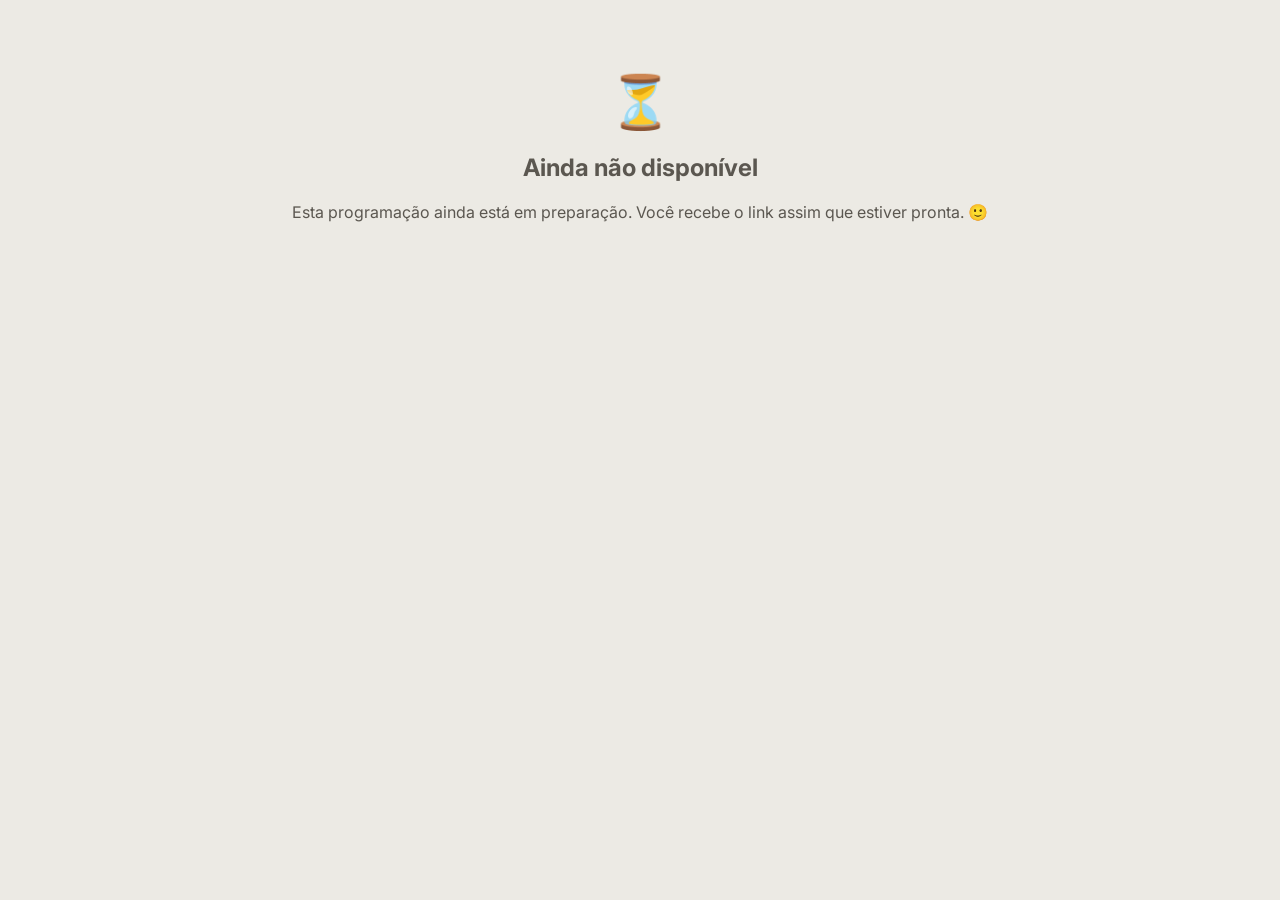
<file: layout.html>
<!DOCTYPE html>
<html lang="pt-BR">
<head>
  <meta charset="UTF-8">
  <meta name="viewport" content="width=device-width, initial-scale=1.0">
  <title>Programação Semanal — Aprovação de Conteúdo · Maracatu Digital</title>
  <link rel="icon" href="assets/favicon.png">
  <style>
    @import url('https://fonts.googleapis.com/css2?family=Inter:wght@400;500;600;700;800;900&display=swap');
    :root{
      --bg:#eceae4; --card:#ffffff; --ink:#16161a; --ink2:#5b5750; --line:#e4e0d8;
      --amber:#C9A24B; --ok:#16a34a; --red:#dc2626;
      --c1:#e23b2e; --c2:#f2b705; --c3:#1f9e57; --c4:#2f6fd0;
    }
    *{ box-sizing:border-box }
    body{ margin:0; font-family:'Inter',-apple-system,BlinkMacSystemFont,'Segoe UI',sans-serif; background:var(--bg); color:var(--ink); }
    img{ display:block; max-width:100%; }
    .doc{ max-width:980px; margin:0 auto; }
    .stripe{ height:8px; display:flex; }
    .stripe i{ flex:1; display:block; }
    .stripe i:nth-child(1){background:var(--c1)} .stripe i:nth-child(2){background:var(--c2)}
    .stripe i:nth-child(3){background:var(--c3)} .stripe i:nth-child(4){background:var(--c4)}

    /* ---------- CAPA ---------- */
    .capa{ position:relative; background:#0b0b0c; color:#fff; min-height:520px; display:flex; flex-direction:column; justify-content:flex-end;
      background-size:cover; background-position:center; overflow:hidden; }
    .capa::before{ content:""; position:absolute; inset:0; background:
      linear-gradient(90deg, rgba(11,11,12,.96) 30%, rgba(11,11,12,.55) 70%, rgba(11,11,12,.25)); }
    .capa .rings{ position:absolute; left:-140px; bottom:-160px; width:460px; height:460px; border-radius:50%;
      background:repeating-radial-gradient(circle, rgba(255,255,255,.05) 0 2px, transparent 2px 26px); }
    .capa .in{ position:relative; padding:0 48px 48px; }
    .capa h1{ font-size:62px; line-height:.96; font-weight:900; letter-spacing:-1px; margin:0; text-transform:uppercase; }
    .capa .tag{ font-size:24px; font-weight:400; color:#e7e7ea; margin:14px 0 0; }
    .capa .stripe.top{ position:absolute; top:0; left:0; right:0; }
    .capa .stripe.bot{ position:relative; margin-top:26px; max-width:380px; border-radius:3px; overflow:hidden; }

    /* ---------- CABEÇALHO ---------- */
    .bar{ background:#141414; color:#fff; display:flex; align-items:center; gap:18px; padding:18px 28px; }
    .bar img{ height:38px; width:auto; }
    .bar .sep{ width:1px; height:34px; background:#3a3a3a; }
    .bar .t{ font-size:20px; font-weight:800; }
    .bar .cli{ font-size:14px; color:#cfcfcf; margin-top:1px; }
    .bar .cli b{ color:var(--amber); }

    .body{ padding:26px 40px 10px; }

    /* ---------- CARD DE POST ---------- */
    .post{ background:var(--card); border:1px solid var(--line); border-radius:18px; padding:20px 26px 24px; margin-bottom:22px; box-shadow:0 1px 3px rgba(0,0,0,.05); }
    .meta{ display:flex; flex-wrap:wrap; gap:10px 26px; align-items:center; padding-bottom:14px; margin-bottom:16px; border-bottom:1px solid var(--line); font-size:13.5px; }
    .meta .it{ display:flex; align-items:center; gap:7px; color:var(--ink2); }
    .meta .it b{ color:var(--ink); font-weight:700; }
    .meta .ic{ font-size:15px; opacity:.85 }
    .meta .st{ font-weight:700; }
    .meta .st.wait{ color:var(--amber); } .meta .st.ok{ color:var(--ok); } .meta .st.adj{ color:#b8860b; } .meta .st.no{ color:var(--red); }

    .art{ width:100%; border-radius:12px; border:1px solid var(--line); background:#f3f1ec; object-fit:contain; max-height:560px; margin:0 auto; cursor:zoom-in; }
    .art-wrap{ text-align:center; }

    .carousel{ display:grid; grid-auto-flow:column; grid-auto-columns:minmax(150px,1fr); gap:10px; overflow-x:auto; padding-bottom:8px; }
    .carousel.fit{ grid-auto-columns:1fr; }
    .slide{ position:relative; border:1px solid var(--line); border-radius:10px; overflow:hidden; background:#f3f1ec; align-self:start; }
    .slide img{ width:100%; height:auto; display:block; cursor:zoom-in; }
    .slide .n{ position:absolute; top:6px; left:6px; background:rgba(20,20,20,.82); color:#fff; font-size:11px; font-weight:700; border-radius:6px; padding:2px 7px; }

    .leg{ margin-top:16px; }
    .leg .lab{ display:flex; align-items:center; gap:7px; font-size:12px; font-weight:800; letter-spacing:.4px; text-transform:uppercase; color:var(--ink2); margin-bottom:7px; }
    .leg .tx{ font-size:14px; line-height:1.55; white-space:pre-wrap; color:#2c2a27; }

    .acts{ display:flex; gap:12px; margin-top:18px; flex-wrap:wrap; }
    .acts button{ flex:1; min-width:150px; border-radius:30px; padding:13px 16px; font-size:14.5px; font-weight:700; cursor:pointer; display:inline-flex; align-items:center; justify-content:center; gap:8px; font-family:inherit; transition:.15s; }
    .b-ok{ background:#141414; color:#fff; border:1px solid #141414; } .b-ok:hover{ background:#000; }
    .b-adj{ background:#f3f1ec; color:var(--ink); border:1px solid var(--line); }
    .b-no{ background:#fff; color:var(--red); border:1px solid #f0b9b9; }
    button:disabled{ opacity:.5; cursor:default; }
    .decided-tag{ display:inline-flex; align-items:center; gap:7px; font-size:13.5px; font-weight:700; padding:11px 16px; border-radius:12px; margin-top:14px; }
    .decided-tag.ok{ background:#e9f7ee; color:#15803d; border:1px solid #bfe7cc; }
    .decided-tag.adj{ background:#fdf3e3; color:#b8860b; border:1px solid #f0dcae; }
    .decided-tag.no{ background:#fdeaea; color:#c0392b; border:1px solid #f3c9c9; }
    .adjbox{ margin-top:12px; }
    .adjbox textarea{ width:100%; border:1px solid var(--line); border-radius:10px; padding:11px 13px; font-size:14px; font-family:inherit; min-height:72px; resize:vertical; }
    .adjbox textarea:focus{ outline:none; border-color:var(--amber); }
    .adjbox .send{ margin-top:8px; background:#141414; color:#fff; border:0; border-radius:10px; padding:11px 18px; font-weight:700; cursor:pointer; }

    .divisor{ height:160px; background:#0b0b0c center/cover no-repeat; margin:6px 0 26px; position:relative; }
    .divisor::after{ content:""; position:absolute; inset:0; background:linear-gradient(90deg, rgba(11,11,12,.6), rgba(11,11,12,.15)); }

    .pdfcard{ background:var(--card); border:1px solid var(--line); border-radius:18px; padding:18px 20px; margin-bottom:22px; }
    .pdfcard .sec{ font-size:12px; font-weight:800; letter-spacing:.6px; text-transform:uppercase; color:var(--ink2); margin-bottom:12px; }
    .pdfframe{ width:100%; height:70vh; min-height:420px; border:1px solid var(--line); border-radius:10px; background:#fff; }
    .pdflink{ display:inline-block; color:var(--amber); font-weight:700; text-decoration:none; margin-top:8px; }

    .foot{ background:#141414; color:#9a958c; text-align:center; font-size:12px; padding:22px; }
    .foot b{ color:#fff; font-weight:800; letter-spacing:.4px; }
    .err{ color:var(--red); font-size:13px; margin-top:10px; }
    .center{ text-align:center; padding:70px 24px; color:var(--ink2); }
    .center .big{ font-size:52px; }
    [x-hide]{ display:none !important; }
    @media(max-width:560px){ .capa h1{ font-size:40px } .capa .tag{ font-size:18px } .capa .in{ padding:0 24px 32px } .body{ padding:20px 18px 4px } .post{ padding:16px 16px 18px } }
  </style>
</head>
<body>
  <div class="doc">
    <div id="loading" class="center"><div>Carregando…</div></div>

    <div id="indisponivel" class="center" x-hide>
      <div class="big">⏳</div>
      <h2>Ainda não disponível</h2>
      <div>Esta programação ainda está em preparação. Você recebe o link assim que estiver pronta. 🙂</div>
    </div>

    <div id="conteudo" x-hide>
      <div class="capa" id="capa">
        <div class="stripe top"><i></i><i></i><i></i><i></i></div>
        <div class="rings"></div>
        <div class="in">
          <h1>Programação<br>Semanal</h1>
          <div class="tag">— Aprovação de Conteúdo</div>
          <div class="stripe bot"><i></i><i></i><i></i><i></i></div>
        </div>
      </div>

      <div class="bar">
        <img src="assets/logo-horizontal.png" onerror="this.onerror=null;this.src='assets/logo.png'" alt="Maracatu Digital">
        <div class="sep"></div>
        <div>
          <div class="t">Aprovação de Conteúdo</div>
          <div class="cli">Cliente: <b id="c-cliente"></b> · <span id="c-semana"></span></div>
        </div>
      </div>

      <div class="body">
        <div id="banner"></div>
        <div id="posts"></div>

        <div class="pdfcard" id="pdfcard" x-hide>
          <div class="sec">Layout final (PDF)</div>
          <iframe id="pdfframe" class="pdfframe" title="Layout final"></iframe>
          <a class="pdflink" id="c-pdf" target="_blank">Abrir o PDF em nova aba ↗</a>
        </div>

        <div class="pdfcard" id="extra" x-hide>
          <div class="sec">Observações</div>
          <div class="leg"><div class="tx" id="c-obs"></div></div>
        </div>
      </div>

      <div class="divisor" id="divisor" x-hide></div>
      <div class="foot"><b>MARACATU</b> digital intelligence</div>
    </div>

    <div id="sucesso" class="center" x-hide>
      <div class="big" id="s-emoji">✅</div>
      <h2 id="s-titulo">Recebido!</h2>
      <div id="s-msg"></div>
    </div>
  </div>

  <script>
    var API = 'https://som-backend-production-01d8.up.railway.app/api/layouts/publico';
    var TOKEN = new URLSearchParams(location.search).get('t') || '';
    var PREVIEW = new URLSearchParams(location.search).get('preview') === '1'; // modo pré-visualização da gestão
    var L = null;

    function show(id){ document.getElementById(id).removeAttribute('x-hide'); }
    function hide(id){ document.getElementById(id).setAttribute('x-hide',''); }
    function esc(s){ var d=document.createElement('div'); d.textContent=(s==null?'':s); return d.innerHTML; }
    function dia(d){ if(!d) return ''; var x=new Date(d+'T00:00:00'); if(isNaN(x))return''; var ds=['Domingo','Segunda','Terça','Quarta','Quinta','Sexta','Sábado']; return ds[x.getDay()]+' '+String(x.getDate()).padStart(2,'0')+'.'+String(x.getMonth()+1).padStart(2,'0'); }
    function dmy(d){ if(!d) return ''; var p=String(d).split('-'); return p[2]+'/'+p[1]; }
    function imagensDe(p){
      var arr = Array.isArray(p.criativos) && p.criativos.length ? p.criativos
              : (p.criativo ? String(p.criativo).split(/[\n,;|]+/).map(function(s){return s.trim()}).filter(Boolean) : []);
      return arr;
    }
    function ehCarrossel(p){ return (p.tipoPost||'').toLowerCase().indexOf('carrossel')>=0 || imagensDe(p).length>1; }
    function statusInfo(s){
      s=(s||'').toLowerCase();
      if(s.indexOf('aprov')>=0) return {cls:'ok', txt:'Aprovado'};
      if(s.indexOf('ajuste')>=0) return {cls:'adj', txt:'Ajuste pedido'};
      if(s.indexOf('reprov')>=0) return {cls:'no', txt:'Reprovado'};
      return {cls:'wait', txt:'Aguardando aprovação'};
    }

    function cardPost(p, i){
      var imgs = imagensDe(p);
      var carrossel = ehCarrossel(p);
      var tipoLabel = carrossel ? 'Carrossel' : 'Peça única';
      var si = statusInfo(p.status);

      var arte;
      if (!imgs.length){
        arte = '<div class="center" style="padding:30px;color:#a59f95">— criativo ainda não anexado —</div>';
      } else if (carrossel){
        var fit = imgs.length<=5 ? ' fit' : '';
        arte = '<div class="carousel'+fit+'">'+ imgs.map(function(u,idx){
          return '<div class="slide"><span class="n">'+(idx+1)+'</span><a href="'+esc(u)+'" target="_blank"><img src="'+esc(u)+'"></a></div>';
        }).join('') +'</div>';
      } else {
        arte = '<div class="art-wrap"><a href="'+esc(imgs[0])+'" target="_blank"><img class="art" src="'+esc(imgs[0])+'"></a></div>';
      }

      var leg = '<div class="leg"><div class="lab">❝ Legenda</div><div class="tx">'+(esc(p.legenda)||'<span style="color:#a59f95">(sem legenda)</span>')+'</div></div>';

      var meta = '<div class="meta">'
        + '<span class="it"><span class="ic">📅</span><b>'+esc(dia(p.prazo))+'</b></span>'
        + '<span class="it"><span class="ic">📱</span>Formato: <b>'+esc(p.formato||'Feed')+'</b></span>'
        + '<span class="it"><span class="ic">🖼️</span>Tipo: <b>'+tipoLabel+'</b></span>'
        + '<span class="it"><span class="ic">⏱️</span>Status: <span class="st '+si.cls+'">'+si.txt+'</span></span>'
        + '</div>';

      var rodape;
      if (PREVIEW)             rodape = ''; // pré-visualização: sem botões de decisão
      else if (si.cls==='ok')  rodape = '<div class="decided-tag ok">✓ Aprovado por você</div>';
      else if (si.cls==='no')  rodape = '<div class="decided-tag no">✕ Reprovado'+(p.ajuste?': '+esc(p.ajuste):'')+'</div>';
      else if (si.cls==='adj') rodape = '<div class="decided-tag adj">✎ Ajuste solicitado: '+esc(p.ajuste||'')+'</div>';
      else rodape = '<div class="acts">'
        + '<button class="b-ok" onclick="decidir('+i+",'aprovar')\">&#10003; Aprovar</button>"
        + '<button class="b-adj" onclick="abrirAjuste('+i+')">&#9998; Ajustes</button>'
        + '<button class="b-no" onclick="abrirReprovar('+i+')">&#10005; Reprovar</button>'
        + '</div>'
        + '<div class="adjbox" id="adj-'+i+'" x-hide><textarea id="adjtx-'+i+'" placeholder="O que ajustar neste post?"></textarea><button class="send" onclick="decidir('+i+",'ajuste')\">Enviar ajuste</button></div>"
        + '<div class="adjbox" id="rep-'+i+'" x-hide><textarea id="reptx-'+i+'" placeholder="Por que está reprovando? (obrigatório)"></textarea><button class="send" onclick="decidir('+i+",'reprovar')\">Confirmar reprovação</button></div>";

      return '<div class="post" id="post-'+i+'">'+ meta + arte + leg + rodape + '<div class="err" id="err-'+i+'"></div></div>';
    }

    function render(){
      document.getElementById('c-cliente').textContent = L.cliente || '';
      var _dias = (L.semanaIni && L.semanaFim) ? Math.round((new Date(L.semanaFim) - new Date(L.semanaIni)) / 86400000) + 1 : 7;
      var _rot = _dias >= 26 ? 'Período de' : _dias >= 13 ? 'Quinzena de' : 'Semana de';
      document.getElementById('c-semana').textContent = _rot + ' ' + dmy(L.semanaIni) + ' a ' + dmy(L.semanaFim);
      if (PREVIEW){
        document.getElementById('banner').innerHTML =
          '<div style="background:#fdf3e3;border:1px solid #f0dcae;color:#8a6d1f;border-radius:12px;padding:12px 16px;margin-bottom:18px;font-size:13.5px;font-weight:600">👁 Pré-visualização da gestão — é assim que o cliente vai ver. Os botões de aprovação aparecem só na versão enviada.</div>';
      }

      var capa = document.getElementById('capa');
      var im = new Image(); im.onload=function(){ capa.style.backgroundImage="url('assets/capa.jpg')"; }; im.src='assets/capa.jpg';
      var dv = document.getElementById('divisor'); var im2=new Image(); im2.onload=function(){ dv.style.backgroundImage="url('assets/divisor.jpg')"; show('divisor'); }; im2.src='assets/divisor.jpg';

      var posts = L.posts || [];
      document.getElementById('posts').innerHTML = posts.length
        ? posts.map(cardPost).join('')
        : '<div class="post center">Sem posts individuais nesta semana — confira o PDF abaixo.</div>';

      if (L.anexoUrl){
        var src = L.anexoUrl; var gd = src.match(/drive\.google\.com\/file\/d\/([^/]+)/);
        if (gd) src = 'https://drive.google.com/file/d/' + gd[1] + '/preview';
        document.getElementById('pdfframe').src = src;
        document.getElementById('c-pdf').href = L.anexoUrl;
        show('pdfcard');
      }
      if (L.observacoes){ document.getElementById('c-obs').textContent = L.observacoes; show('extra'); }
      show('conteudo');
    }

    function abrirAjuste(i){ var b=document.getElementById('adj-'+i); if(b.hasAttribute('x-hide')) b.removeAttribute('x-hide'); else b.setAttribute('x-hide',''); }
    function abrirReprovar(i){ var b=document.getElementById('rep-'+i); if(b.hasAttribute('x-hide')) b.removeAttribute('x-hide'); else b.setAttribute('x-hide',''); }

    function decidir(i, acao){
      var errEl = document.getElementById('err-'+i); errEl.textContent='';
      var body = { post: i, acao: acao };
      if (acao==='ajuste'){
        var c = (document.getElementById('adjtx-'+i).value||'').trim();
        if(!c){ errEl.textContent='Descreva o ajuste.'; return; }
        body.comentario = c;
      }
      else if (acao==='reprovar'){
        var r = (document.getElementById('reptx-'+i).value||'').trim();
        if(!r){ errEl.textContent='Diga o motivo da reprovação.'; return; }
        body.comentario = r;
      }
      var btns = document.querySelectorAll('#post-'+i+' button'); btns.forEach(function(b){b.disabled=true;});
      fetch(API + '/' + encodeURIComponent(TOKEN) + '/post', {
        method:'POST', headers:{'Content-Type':'application/json'}, body: JSON.stringify(body)
      }).then(function(r){ if(!r.ok) throw new Error('x'); return r.json(); })
        .then(function(d){
          if(d && Array.isArray(d.posts)){ L.posts = d.posts; }
          else if(L.posts && L.posts[i]){ L.posts[i].status = acao==='aprovar'?'Aprovado':acao==='reprovar'?'Reprovado':'Ajuste'; if(acao==='ajuste'||acao==='reprovar')L.posts[i].ajuste=body.comentario; }
          document.getElementById('post-'+i).outerHTML = cardPost(L.posts[i], i);
        })
        .catch(function(){ btns.forEach(function(b){b.disabled=false;}); errEl.textContent='Não consegui registrar agora. Tente de novo.'; });
    }

    function carregar(){
      if (!TOKEN){ hide('loading'); show('indisponivel'); return; }
      var url = API + '/' + encodeURIComponent(TOKEN) + (PREVIEW ? '/preview' : '');
      fetch(url)
        .then(function(r){ if(!r.ok) throw new Error('x'); return r.json(); })
        .then(function(d){ hide('loading'); if (!d || !d.disponivel){ show('indisponivel'); return; } L=d; render(); })
        .catch(function(){ hide('loading'); show('indisponivel'); });
    }
    carregar();
  </script>
</body>
</html>
</file>
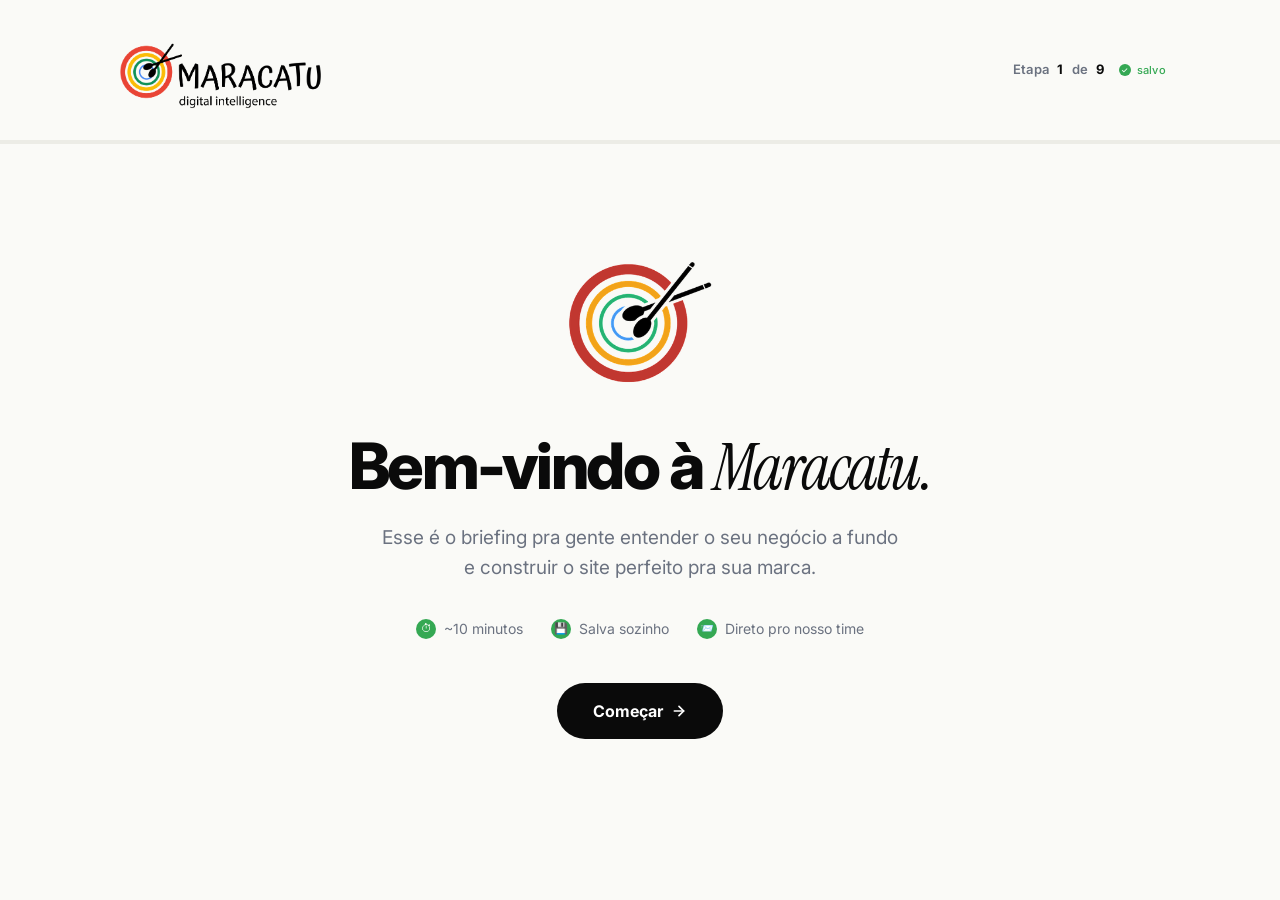
<file: onboarding-site.html>
<!DOCTYPE html>
<html lang="pt-BR">
<head>
<meta charset="UTF-8" />
<meta name="viewport" content="width=device-width, initial-scale=1.0" />
<title>Briefing de Site — Maracatu Digital Intelligence</title>
<meta name="description" content="Vamos construir o site perfeito pra sua marca." />
<meta name="robots" content="noindex,nofollow,noarchive" />
<link rel="icon" type="image/png" href="assets/favicon.png?v=6" />
<link rel="preconnect" href="https://fonts.googleapis.com">
<link rel="preconnect" href="https://fonts.gstatic.com" crossorigin>
<link href="https://fonts.googleapis.com/css2?family=Inter:wght@400;500;600;700;800;900&family=Instrument+Serif&display=swap" rel="stylesheet">
<style>
  :root {
    --red: #EA4335;
    --yellow: #FBBC04;
    --green: #34A853;
    --blue: #4285F4;
    --ink: #0A0A0A;
    --bg: #FAFAF7;
    --card: #FFFFFF;
    --muted: #6B7280;
    --border: #ECECE6;
  }
  * { box-sizing: border-box; margin: 0; padding: 0; }
  html { scroll-behavior: smooth; }
  body {
    font-family: 'Inter', -apple-system, BlinkMacSystemFont, sans-serif;
    background: var(--bg);
    color: var(--ink);
    line-height: 1.5;
    -webkit-font-smoothing: antialiased;
    min-height: 100vh;
    display: flex; flex-direction: column;
  }

  /* === TOP BAR === */
  .top-bar {
    position: sticky; top: 0; z-index: 50;
    background: rgba(250, 250, 247, 0.95);
    backdrop-filter: blur(16px);
    -webkit-backdrop-filter: blur(16px);
    border-bottom: 1px solid var(--border);
  }
  .top-inner {
    max-width: 1100px; margin: 0 auto;
    padding: 18px 24px;
    display: flex; align-items: center; justify-content: space-between; gap: 24px;
  }
  .top-logo img { height: 104px; width: auto; display: block; }
  .step-counter {
    font-size: 13px; font-weight: 600;
    color: var(--muted); letter-spacing: 0.3px;
    display: flex; align-items: center; gap: 8px;
  }
  .step-counter strong { color: var(--ink); font-weight: 700; }
  .step-counter .save-indicator {
    display: inline-flex; align-items: center; gap: 6px;
    font-size: 11px; color: var(--green);
    font-weight: 500;
    opacity: 0; transition: opacity 0.4s;
    margin-left: 6px;
  }
  .step-counter.saving .save-indicator { opacity: 1; }
  .save-indicator .check {
    width: 12px; height: 12px; border-radius: 50%;
    background: var(--green); color: #fff;
    display: flex; align-items: center; justify-content: center;
    font-size: 8px;
  }

  /* === PROGRESS BAR === */
  .progress {
    height: 3px; width: 100%;
    background: var(--border);
    overflow: hidden;
    position: relative;
  }
  .progress-fill {
    height: 100%; width: 0%;
    background: linear-gradient(90deg, var(--red) 0%, var(--yellow) 33%, var(--green) 66%, var(--blue) 100%);
    background-size: 200% 100%;
    transition: width 0.5s cubic-bezier(0.2, 0.8, 0.2, 1);
    animation: shine 4s linear infinite;
  }
  @keyframes shine {
    0% { background-position: 0% 0; }
    100% { background-position: 200% 0; }
  }

  /* === MAIN === */
  main {
    flex: 1;
    display: flex; align-items: center; justify-content: center;
    padding: 60px 24px;
    position: relative;
  }
  .step {
    width: 100%; max-width: 640px;
    display: none;
    animation: fadeUp 0.5s cubic-bezier(0.2, 0.8, 0.2, 1);
  }
  .step.active { display: block; }
  @keyframes fadeUp {
    from { opacity: 0; transform: translateY(20px); }
    to { opacity: 1; transform: translateY(0); }
  }

  .eyebrow {
    display: inline-flex; align-items: center; gap: 10px;
    padding: 6px 14px; border-radius: 999px;
    background: rgba(10,10,10,0.04);
    border: 1px solid var(--border);
    font-size: 12px; font-weight: 600;
    text-transform: uppercase; letter-spacing: 1.5px;
    color: var(--ink);
    margin-bottom: 20px;
  }
  .eyebrow .dot { width: 7px; height: 7px; border-radius: 50%; background: var(--red); }
  .step[data-section="empresa"] .eyebrow .dot { background: var(--red); }
  .step[data-section="materiais"] .eyebrow .dot { background: var(--yellow); }
  .step[data-section="publico"] .eyebrow .dot { background: var(--green); }
  .step[data-section="negocio"] .eyebrow .dot { background: var(--blue); }
  .step[data-section="historico"] .eyebrow .dot { background: var(--red); }
  .step[data-section="estrategia"] .eyebrow .dot { background: var(--yellow); }
  .step[data-section="criacao"] .eyebrow .dot { background: var(--green); }
  .step[data-section="palavras"] .eyebrow .dot { background: var(--blue); }

  .step h1 {
    font-size: clamp(28px, 4vw, 40px); font-weight: 800;
    letter-spacing: -1.2px; line-height: 1.1;
    margin-bottom: 14px;
  }
  .step h1 .req { color: var(--red); font-weight: 800; }
  .step h1 .accent { font-family: 'Instrument Serif', serif; font-style: italic; font-weight: 400; }
  .step p.lead {
    font-size: 17px; color: var(--muted);
    line-height: 1.55; margin-bottom: 36px;
  }
  .step p.hint {
    font-size: 13px; color: var(--muted);
    margin-top: 8px;
  }

  /* === INPUTS === */
  .field { margin-bottom: 28px; }
  .field label {
    display: block;
    font-size: 15px; font-weight: 600;
    color: var(--ink); margin-bottom: 10px;
  }
  .field label .req { color: var(--red); }
  .field input[type="text"],
  .field input[type="url"],
  .field input[type="email"],
  .field input[type="tel"],
  .field textarea {
    width: 100%;
    background: #fff;
    border: 2px solid var(--border);
    border-radius: 14px;
    padding: 16px 20px;
    font-family: inherit;
    font-size: 16px;
    color: var(--ink);
    transition: border-color 0.2s, box-shadow 0.2s;
  }
  .field input::placeholder, .field textarea::placeholder {
    color: #b8b8b0;
  }
  .field input:focus, .field textarea:focus {
    outline: none;
    border-color: var(--ink);
    box-shadow: 0 0 0 4px rgba(10,10,10,0.05);
  }
  .field textarea {
    resize: vertical; min-height: 120px; line-height: 1.55;
  }

  /* === FILE UPLOAD === */
  .file-row { margin-bottom: 10px; }
  .file-input { display: none; }
  .file-btn {
    display: flex; align-items: center; gap: 12px;
    padding: 16px 20px;
    border: 2px dashed var(--border);
    border-radius: 14px;
    background: #fff;
    cursor: pointer;
    transition: all 0.2s;
    color: var(--ink);
    font-size: 15px; font-weight: 600;
  }
  .file-btn:hover {
    border-color: var(--ink);
    background: #fafaf5;
  }
  .file-btn .file-icon {
    width: 36px; height: 36px;
    border-radius: 10px;
    background: var(--bg);
    display: flex; align-items: center; justify-content: center;
    color: var(--muted);
    flex-shrink: 0;
    transition: all 0.2s;
  }
  .file-btn .file-name {
    flex: 1;
    color: var(--muted);
    font-weight: 500;
  }
  .file-btn.has-file {
    border-style: solid;
    border-color: var(--green);
    background: rgba(52, 168, 83, 0.04);
  }
  .file-btn.has-file .file-icon {
    background: var(--green); color: #fff;
  }
  .file-btn.has-file .file-name { color: var(--ink); font-weight: 600; }
  .file-btn.is-uploading {
    border-style: solid;
    border-color: var(--blue);
    background: rgba(66, 133, 244, 0.04);
    pointer-events: none;
    position: relative;
    overflow: hidden;
  }
  .file-btn.is-uploading .file-icon {
    background: var(--blue); color: #fff;
    animation: pulse-upload 1.2s ease-in-out infinite;
  }
  .file-btn.is-uploading .file-name {
    color: var(--blue); font-weight: 600;
  }
  .file-btn.is-uploading::after {
    content: '';
    position: absolute; bottom: 0; left: 0;
    height: 3px; width: 30%;
    background: var(--blue);
    animation: upload-bar 1.4s ease-in-out infinite;
  }
  @keyframes pulse-upload {
    0%, 100% { transform: scale(1); opacity: 1; }
    50% { transform: scale(1.08); opacity: 0.7; }
  }
  @keyframes upload-bar {
    0% { left: -30%; }
    100% { left: 100%; }
  }
  .file-clear {
    background: transparent; border: none;
    color: var(--muted); cursor: pointer;
    padding: 6px; border-radius: 6px;
    transition: color 0.2s, background 0.2s;
    display: flex; align-items: center; justify-content: center;
  }
  .file-clear:hover { color: var(--red); background: rgba(234, 67, 53, 0.08); }
  .file-divider {
    text-align: center;
    color: var(--muted); font-size: 12px;
    margin: 8px 0;
    text-transform: uppercase; letter-spacing: 1px;
    font-weight: 600;
  }

  /* === CHOICE BUTTONS === */
  .choices {
    display: grid; gap: 10px;
    grid-template-columns: repeat(auto-fit, minmax(160px, 1fr));
  }
  .choice {
    background: #fff;
    border: 2px solid var(--border);
    border-radius: 14px;
    padding: 18px 20px;
    text-align: left;
    font-family: inherit;
    font-size: 15px; font-weight: 600;
    color: var(--ink);
    cursor: pointer;
    transition: all 0.2s;
    display: flex; align-items: center; gap: 12px;
  }
  .choice:hover { border-color: var(--ink); transform: translateY(-2px); }
  .choice .marker {
    width: 22px; height: 22px;
    border-radius: 50%;
    border: 2px solid var(--border);
    flex-shrink: 0;
    display: flex; align-items: center; justify-content: center;
    transition: all 0.2s;
  }
  .choice.selected {
    border-color: var(--ink);
    background: var(--ink); color: #fff;
  }
  .choice.selected .marker {
    border-color: #fff; background: #fff;
  }
  .choice.selected .marker::after {
    content: ''; width: 10px; height: 10px;
    border-radius: 50%; background: var(--ink);
  }

  /* === NAV === */
  .nav-buttons {
    display: flex; justify-content: space-between; align-items: center;
    margin-top: 40px; gap: 16px;
    padding-top: 32px;
    border-top: 1px solid var(--border);
  }
  .btn {
    display: inline-flex; align-items: center; gap: 8px;
    padding: 14px 28px; border-radius: 999px;
    font-family: inherit; font-weight: 700; font-size: 15px;
    border: none; cursor: pointer;
    transition: transform 0.2s, box-shadow 0.2s, background 0.2s;
  }
  .btn-primary { background: var(--ink); color: #fff; }
  .btn-primary:hover { transform: translateY(-2px); box-shadow: 0 10px 28px rgba(0,0,0,0.18); }
  .btn-primary:disabled { background: #ccc; cursor: not-allowed; transform: none; box-shadow: none; }
  .btn-back {
    background: transparent; color: var(--muted);
    padding: 14px 20px; font-weight: 600;
  }
  .btn-back:hover { color: var(--ink); }
  .btn-back svg { transition: transform 0.2s; }
  .btn-back:hover svg { transform: translateX(-3px); }
  .btn-primary svg { transition: transform 0.2s; }
  .btn-primary:hover svg { transform: translateX(3px); }
  .btn-big {
    padding: 18px 36px; font-size: 16px;
  }

  /* === WELCOME === */
  .welcome {
    text-align: center;
  }
  .welcome .welcome-icon {
    margin: 0 auto 36px;
    display: flex; align-items: center; justify-content: center;
  }
  .welcome .welcome-icon img { width: 150px; height: auto; display: block; }
  .welcome h1 {
    font-size: clamp(40px, 6vw, 64px);
    letter-spacing: -2.5px;
    margin-bottom: 20px;
  }
  .welcome p {
    font-size: 19px; color: var(--muted);
    line-height: 1.55; max-width: 520px;
    margin: 0 auto 36px;
  }
  .welcome .perks {
    display: flex; justify-content: center; gap: 28px;
    flex-wrap: wrap; margin-bottom: 44px;
    color: var(--muted); font-size: 14px;
  }
  .welcome .perk {
    display: inline-flex; align-items: center; gap: 8px;
  }
  .welcome .perk .icon {
    width: 20px; height: 20px; border-radius: 50%;
    background: var(--green); color: #fff;
    display: flex; align-items: center; justify-content: center;
    font-size: 11px;
  }

  /* === MILESTONE === */
  .milestone {
    background: var(--ink); color: #fff;
    border-radius: 24px;
    padding: 36px;
    text-align: center;
    margin: 32px 0;
    position: relative; overflow: hidden;
  }
  .milestone::before {
    content: ''; position: absolute; top: -80px; right: -80px;
    width: 250px; height: 250px; border-radius: 50%;
    background: radial-gradient(circle, rgba(251, 188, 4, 0.2), transparent 70%);
  }
  .milestone-emoji {
    font-size: 48px; margin-bottom: 12px;
    display: block;
  }
  .milestone h3 {
    font-size: 22px; font-weight: 800; margin-bottom: 8px;
    position: relative; z-index: 1;
  }
  .milestone p {
    color: rgba(255,255,255,0.75); font-size: 15px;
    position: relative; z-index: 1;
  }

  /* === REVIEW === */
  .review-list {
    display: flex; flex-direction: column; gap: 16px;
    margin-bottom: 36px;
  }
  .review-section {
    background: #fff;
    border: 1px solid var(--border);
    border-radius: 18px;
    overflow: hidden;
  }
  .review-section summary {
    padding: 20px 24px;
    cursor: pointer;
    display: flex; align-items: center; justify-content: space-between;
    list-style: none;
    font-weight: 700; font-size: 16px;
  }
  .review-section summary::-webkit-details-marker { display: none; }
  .review-section summary::after {
    content: '+'; font-size: 22px; color: var(--muted);
    transition: transform 0.3s;
  }
  .review-section[open] summary::after { content: '−'; }
  .review-section .items {
    padding: 0 24px 24px;
    border-top: 1px solid var(--border);
  }
  .review-item {
    padding: 14px 0;
    border-bottom: 1px dashed var(--border);
  }
  .review-item:last-child { border-bottom: none; }
  .review-item .q {
    font-size: 13px; color: var(--muted);
    margin-bottom: 4px;
  }
  .review-item .a {
    font-size: 15px; color: var(--ink); font-weight: 500;
    white-space: pre-wrap;
  }
  .review-item .a.empty { color: #c5c5bc; font-style: italic; font-weight: 400; }
  .review-item .edit-link {
    font-size: 12px; color: var(--blue);
    text-decoration: none; font-weight: 600;
    margin-left: 8px;
  }
  .review-item .edit-link:hover { text-decoration: underline; }

  /* === SUCCESS === */
  .success {
    text-align: center;
  }
  .success-icon {
    width: 100px; height: 100px; border-radius: 50%;
    background: var(--green);
    margin: 0 auto 32px;
    display: flex; align-items: center; justify-content: center;
    color: #fff;
    box-shadow: 0 20px 50px rgba(52, 168, 83, 0.3);
    animation: pop 0.6s cubic-bezier(0.34, 1.56, 0.64, 1);
  }
  @keyframes pop {
    0% { transform: scale(0); }
    60% { transform: scale(1.1); }
    100% { transform: scale(1); }
  }
  .success h1 {
    font-size: clamp(36px, 5vw, 56px);
    letter-spacing: -2px; margin-bottom: 16px;
  }
  .success p {
    font-size: 18px; color: var(--muted);
    max-width: 480px; margin: 0 auto 36px;
    line-height: 1.55;
  }
  .success-actions {
    display: flex; flex-direction: column; gap: 10px;
    max-width: 360px; margin: 0 auto;
  }
  .success-actions .btn {
    width: 100%; justify-content: center;
  }
  .btn-whatsapp {
    background: var(--green); color: #fff;
  }
  .btn-whatsapp:hover { background: #2a8c44; }
  .btn-secondary {
    background: transparent; color: var(--ink);
    border: 2px solid var(--border);
  }
  .btn-secondary:hover { border-color: var(--ink); }

  @media (max-width: 640px) {
    .top-logo img { height: 40px; }
    main { padding: 30px 20px; }
    .step h1 { font-size: 26px; }
    .step p.lead { font-size: 15px; margin-bottom: 24px; }
    .field { margin-bottom: 22px; }
    .nav-buttons { flex-direction: column-reverse; gap: 12px; align-items: stretch; }
    .nav-buttons .btn { justify-content: center; width: 100%; }
    .btn-back { padding: 12px; }
    .welcome .welcome-icon { width: 72px; height: 72px; font-size: 32px; }
    .welcome .perks { gap: 16px; }
    .choices { grid-template-columns: 1fr; }
  }
</style>
</head>
<body>

<!-- TOP BAR -->
<div class="top-bar">
  <div class="top-inner">
    <div class="top-logo">
      <img src="assets/logo-horizontal.png" alt="Maracatu Digital Intelligence" />
    </div>
    <div class="step-counter" id="stepCounter">
      Etapa <strong id="stepNow">1</strong> de <strong id="stepTotal">10</strong>
      <span class="save-indicator"><span class="check">✓</span>salvo</span>
    </div>
  </div>
  <div class="progress">
    <div class="progress-fill" id="progressFill"></div>
  </div>
</div>

<main>

<!-- STEP 0: WELCOME -->
<section class="step active welcome" data-step="0">
  <div class="welcome-icon">
    <img src="assets/icon.png" alt="Maracatu" />
  </div>
  <h1>Bem-vindo à <span class="accent">Maracatu.</span></h1>
  <p>Esse é o briefing pra gente entender o seu negócio a fundo e construir o site perfeito pra sua marca.</p>
  <div class="perks">
    <span class="perk"><span class="icon">⏱</span>~10 minutos</span>
    <span class="perk"><span class="icon">💾</span>Salva sozinho</span>
    <span class="perk"><span class="icon">📨</span>Direto pro nosso time</span>
  </div>
  <button class="btn btn-primary btn-big" data-action="start">
    Começar
    <svg width="16" height="16" viewBox="0 0 24 24" fill="none" stroke="currentColor" stroke-width="2.5" stroke-linecap="round" stroke-linejoin="round"><line x1="5" y1="12" x2="19" y2="12"/><polyline points="12 5 19 12 12 19"/></svg>
  </button>
</section>

<!-- STEP 1: SUA EMPRESA -->
<section class="step" data-step="1" data-section="empresa">
  <div class="eyebrow"><span class="dot"></span>Quem é você</div>
  <h1>Vamos começar pela sua <span class="accent">empresa.</span></h1>
  <p class="lead">Quem é você e o que a sua marca representa. Isso vai dar o tom do site inteiro.</p>

  <div class="field">
    <label>Nome da empresa ou marca <span class="req">*</span></label>
    <input type="text" data-q="empresa_nome" data-required="true" placeholder="Ex: Doceria da Maria" />
  </div>

  <div class="field">
    <label>Em uma frase, o que a empresa faz? <span class="req">*</span></label>
    <input type="text" data-q="empresa_frase" data-required="true" placeholder='Ex: "Bolos artesanais sob encomenda no Recife"' />
  </div>

  <div class="field">
    <label>Há quanto tempo está no mercado?</label>
    <input type="text" data-q="empresa_tempo" placeholder='Ex: "3 anos" / "Desde 2015"' />
  </div>

  <div class="field">
    <label>Conte a história da empresa</label>
    <textarea data-q="empresa_historia" placeholder="Como começou, por que existe, o que mudou no caminho..."></textarea>
  </div>

  <div class="field">
    <label>Missão, valores ou jeito de trabalhar</label>
    <textarea data-q="empresa_missao" placeholder="No que você acredita e como gosta de atender."></textarea>
  </div>

  <div class="field">
    <label>Quem está por trás?</label>
    <textarea data-q="empresa_quem" placeholder="Donos, sócios, equipe — quem você quer apresentar no site."></textarea>
  </div>
</section>

<!-- STEP 2: IDENTIDADE VISUAL -->
<section class="step" data-step="2" data-section="identidade">
  <div class="eyebrow"><span class="dot"></span>A cara da marca</div>
  <h1>Agora, a <span class="accent">identidade</span> da marca.</h1>
  <p class="lead">Como sua marca se parece e como ela fala com o cliente.</p>

  <div class="field">
    <label>Você já tem logo? <span class="req">*</span></label>
    <div class="choices" data-choice="id_logo" data-required="true">
      <button type="button" class="choice"><span class="marker"></span>Sim, tenho</button>
      <button type="button" class="choice"><span class="marker"></span>Não tenho</button>
      <button type="button" class="choice"><span class="marker"></span>Quero refazer</button>
    </div>
  </div>

  <div class="field">
    <label>Cores ou estilo que combinam com a marca</label>
    <textarea data-q="id_cores" placeholder='Ex: "Tons de verde e dourado, visual elegante e clean"'></textarea>
  </div>

  <div class="field">
    <label>Tem algo que você NÃO quer no visual?</label>
    <textarea data-q="id_evitar" placeholder='Ex: "Nada muito colorido nem infantil"'></textarea>
  </div>

  <div class="field">
    <label>Sua marca trata o cliente por <span class="req">*</span></label>
    <div class="choices" data-choice="id_tratamento" data-required="true">
      <button type="button" class="choice"><span class="marker"></span>Você</button>
      <button type="button" class="choice"><span class="marker"></span>Vocês</button>
      <button type="button" class="choice"><span class="marker"></span>Tu</button>
    </div>
  </div>

  <div class="field">
    <label>Estilo de comunicação <span class="req">*</span></label>
    <div class="choices" data-choice="id_estilo" data-required="true">
      <button type="button" class="choice"><span class="marker"></span>Formal e profissional</button>
      <button type="button" class="choice"><span class="marker"></span>Descontraído e próximo</button>
      <button type="button" class="choice"><span class="marker"></span>Técnico e direto</button>
      <button type="button" class="choice"><span class="marker"></span>Divertido e bem-humorado</button>
    </div>
  </div>

  <div class="field">
    <label>Indique 2 sites com design que você acha atrativo <span class="req">*</span></label>
    <textarea data-q="id_referencias" data-required="true" placeholder="Cola os links. Pode ser de qualquer ramo — o que importa é o visual que te agrada."></textarea>
  </div>
</section>

<!-- STEP 3: PRODUTO OU SERVIÇO -->
<section class="step" data-step="3" data-section="produto">
  <div class="eyebrow"><span class="dot"></span>O que você oferece</div>
  <h1>O que você <span class="accent">vende?</span></h1>
  <p class="lead">Pra montar as páginas certas, a gente precisa entender o que você oferece.</p>

  <div class="field">
    <label>Você vende principalmente <span class="req">*</span></label>
    <div class="choices" data-choice="prod_tipo" data-required="true">
      <button type="button" class="choice"><span class="marker"></span>Produto</button>
      <button type="button" class="choice"><span class="marker"></span>Serviço</button>
      <button type="button" class="choice"><span class="marker"></span>Os dois</button>
    </div>
  </div>

  <div class="field">
    <label>Quais os produtos ou serviços? <span class="req">*</span></label>
    <textarea data-q="prod_lista" data-required="true" placeholder="Liste os principais. Se forem muitos, agrupe por categoria."></textarea>
  </div>

  <div class="field">
    <label>O que torna seus produtos diferentes? <span class="req">*</span></label>
    <textarea data-q="prod_diferencial" data-required="true" placeholder="O que você faz melhor ou diferente da concorrência."></textarea>
  </div>

  <div class="field">
    <label>Para quais setores ou perfis de cliente? <span class="req">*</span></label>
    <textarea data-q="prod_setores" data-required="true" placeholder='Ex: "Restaurantes, lojas de roupa, clínicas..."'></textarea>
  </div>

  <div class="field">
    <label>Qual a transformação que o cliente sente?</label>
    <textarea data-q="prod_transformacao" placeholder="O antes e depois de quem compra de você."></textarea>
  </div>

  <div class="field">
    <label>Quer mostrar preços no site? <span class="req">*</span></label>
    <div class="choices" data-choice="prod_precos" data-required="true">
      <button type="button" class="choice"><span class="marker"></span>Sim</button>
      <button type="button" class="choice"><span class="marker"></span>Só orçamento</button>
      <button type="button" class="choice"><span class="marker"></span>Depende</button>
    </div>
  </div>
</section>

<!-- STEP 4: PÚBLICO E DIFERENCIAL -->
<section class="step" data-step="4" data-section="publico">
  <div class="eyebrow"><span class="dot"></span>Pra quem e por quê</div>
  <h1>Pra quem é o <span class="accent">site?</span></h1>
  <p class="lead">Quanto mais claro o público, mais o site fala a língua de quem você quer atrair.</p>

  <div class="field">
    <label>Quem é o seu cliente ideal? <span class="req">*</span></label>
    <textarea data-q="pub_ideal" data-required="true" placeholder="Idade, perfil, o que valoriza, como decide a compra..."></textarea>
  </div>

  <div class="field">
    <label>Qual problema você resolve? <span class="req">*</span></label>
    <textarea data-q="pub_problema" data-required="true" placeholder="A dor ou necessidade que leva o cliente até você."></textarea>
  </div>

  <div class="field">
    <label>Onde você atende? <span class="req">*</span></label>
    <textarea data-q="pub_atende" data-required="true" placeholder='Ex: "Recife e região" / "Todo o Brasil, online"'></textarea>
  </div>

  <div class="field">
    <label>Por que o cliente deve escolher VOCÊ? <span class="req">*</span></label>
    <textarea data-q="pub_porque" data-required="true" placeholder="O argumento que te faz ganhar do concorrente."></textarea>
  </div>

  <div class="field">
    <label>Concorrentes ou sites de referência</label>
    <textarea data-q="pub_concorrentes" placeholder="Nome / @ do Instagram / site, se souber."></textarea>
  </div>
</section>

<!-- STEP 5: CREDIBILIDADE -->
<section class="step" data-step="5" data-section="credibilidade">
  <div class="eyebrow"><span class="dot"></span>O que prova seu valor</div>
  <h1>O que <span class="accent">prova</span> o seu valor?</h1>
  <p class="lead">Provas reais geram confiança e ajudam o visitante a decidir.</p>

  <div class="field">
    <label>Tem depoimentos de clientes?</label>
    <textarea data-q="cred_depoimentos" placeholder="Cola alguns aqui, ou diga onde a gente encontra (Google, Instagram...)."></textarea>
  </div>

  <div class="field">
    <label>Números de impacto</label>
    <textarea data-q="cred_numeros" placeholder='Ex: "+500 clientes atendidos", "10 anos de mercado", "98% de satisfação"'></textarea>
  </div>

  <div class="field">
    <label>Certificações, prêmios ou parcerias</label>
    <textarea data-q="cred_certificacoes" placeholder="O que reforça sua autoridade no mercado."></textarea>
  </div>

  <div class="field">
    <label>Quer mostrar uma seção com empresas ou clientes? <span class="req">*</span></label>
    <div class="choices" data-choice="cred_secao" data-required="true">
      <button type="button" class="choice"><span class="marker"></span>Sim, quero mostrar</button>
      <button type="button" class="choice"><span class="marker"></span>Ainda não tenho</button>
      <button type="button" class="choice"><span class="marker"></span>Não quero essa seção</button>
    </div>
  </div>

  <div class="field">
    <label>Quais empresas quer destacar?</label>
    <textarea data-q="cred_empresas" placeholder="Logos ou nomes de clientes/parceiros que você pode mostrar."></textarea>
  </div>
</section>

<!-- STEP 6: OBJETIVO E CONTATO -->
<section class="step" data-step="6" data-section="objetivo">
  <div class="eyebrow"><span class="dot"></span>O que o site deve fazer</div>
  <h1>O que o site precisa <span class="accent">fazer?</span></h1>
  <p class="lead">O objetivo principal e por onde o cliente vai falar com você.</p>

  <div class="field">
    <label>Qual a ação principal do visitante? <span class="req">*</span></label>
    <div class="choices" data-choice="obj_acao" data-required="true">
      <button type="button" class="choice"><span class="marker"></span>Chamar no WhatsApp</button>
      <button type="button" class="choice"><span class="marker"></span>Preencher formulário de contato</button>
      <button type="button" class="choice"><span class="marker"></span>Ligar por telefone</button>
      <button type="button" class="choice"><span class="marker"></span>Comprar / fazer pedido</button>
      <button type="button" class="choice"><span class="marker"></span>Agendar horário</button>
    </div>
  </div>

  <div class="field">
    <label>WhatsApp para os botões <span class="req">*</span></label>
    <input type="text" data-q="obj_whatsapp" data-required="true" inputmode="tel" placeholder="(81) 90000-0000" />
  </div>

  <div class="field">
    <label>Telefone / fixo <span class="req">*</span></label>
    <input type="text" data-q="obj_telefone" data-required="true" inputmode="tel" placeholder="(81) 3000-0000" />
  </div>

  <div class="field">
    <label>E-mail <span class="req">*</span></label>
    <input type="email" data-q="obj_email" data-required="true" placeholder="contato@suaempresa.com.br" />
  </div>

  <div class="field">
    <label>Endereço e horário de atendimento <span class="req">*</span></label>
    <textarea data-q="obj_endereco" data-required="true" placeholder="Endereço completo (se atende presencial) e os horários."></textarea>
  </div>

  <div class="field">
    <label>Redes sociais <span class="req">*</span></label>
    <textarea data-q="obj_redes" data-required="true" placeholder="@ do Instagram, Facebook, TikTok, LinkedIn... cola os links."></textarea>
  </div>
</section>

<!-- STEP 7: CONTEÚDO E TÉCNICO -->
<section class="step" data-step="7" data-section="tecnico">
  <div class="eyebrow"><span class="dot"></span>Últimos detalhes</div>
  <h1>Reta final: <span class="accent">conteúdo e técnico.</span></h1>
  <p class="lead">Os últimos detalhes pra gente colocar o site no ar do jeito certo.</p>

  <div class="field">
    <label>Escreva o que quer no site <span class="req">*</span></label>
    <textarea data-q="tec_conteudo" data-required="true" placeholder="Textos, seções, páginas que você quer (Home, Sobre, Serviços, Contato...). Pode escrever solto que a gente organiza."></textarea>
  </div>

  <div class="field">
    <label>Tem fotos próprias de boa qualidade? <span class="req">*</span></label>
    <div class="choices" data-choice="tec_fotos" data-required="true">
      <button type="button" class="choice"><span class="marker"></span>Sim</button>
      <button type="button" class="choice"><span class="marker"></span>Não, usar banco</button>
      <button type="button" class="choice"><span class="marker"></span>Algumas</button>
    </div>
  </div>

  <div class="field">
    <label>Quer ter um espaço de blog? <span class="req">*</span></label>
    <div class="choices" data-choice="tec_blog" data-required="true">
      <button type="button" class="choice"><span class="marker"></span>Sim, no lançamento</button>
      <button type="button" class="choice"><span class="marker"></span>Sim, mas depois</button>
      <button type="button" class="choice"><span class="marker"></span>Não preciso</button>
    </div>
  </div>

  <div class="field">
    <label>Link com seus materiais (fotos, textos, logo)</label>
    <input type="url" data-q="tec_materiais" placeholder="https://drive.google.com/..." />
    <p class="hint">Como fotos e vídeos costumam ser pesados, melhor compartilhar via link do Drive.</p>
  </div>

  <div class="field">
    <label>Já tem domínio registrado? (ex: suaempresa.com.br)</label>
    <input type="text" data-q="tec_dominio" placeholder='Ex: "suaempresa.com.br" / "Ainda não"' />
  </div>

  <div class="field">
    <label>Com qual empresa o domínio está registrado?</label>
    <input type="text" data-q="tec_dominio_empresa" placeholder='Ex: "Registro.br", "GoDaddy"...' />
  </div>

  <div class="field">
    <label>Quem hospeda o site hoje (se já tiver)</label>
    <div class="choices" data-choice="tec_hospedagem">
      <button type="button" class="choice"><span class="marker"></span>Wix</button>
      <button type="button" class="choice"><span class="marker"></span>GoDaddy</button>
      <button type="button" class="choice"><span class="marker"></span>Hostgator</button>
      <button type="button" class="choice"><span class="marker"></span>Locaweb</button>
      <button type="button" class="choice"><span class="marker"></span>Registro.br</button>
      <button type="button" class="choice"><span class="marker"></span>Não sei</button>
    </div>
  </div>

  <div class="field">
    <label>Palavras-chave do Google</label>
    <textarea data-q="tec_palavras" placeholder='O que o cliente digita no Google pra te achar. Ex: "bolo de aniversário recife", "buffet infantil"'></textarea>
  </div>
</section>

<!-- STEP 9: REVIEW -->
<section class="step" data-step="8">
  <div class="eyebrow"><span class="dot"></span>Quase lá</div>
  <h1>Revisa suas respostas.</h1>
  <p class="lead">Dá uma conferida no que você preencheu antes de enviar. Pode clicar em qualquer pergunta pra voltar e editar.</p>

  <div class="review-list" id="reviewList"></div>
</section>

<!-- STEP 10: SENDING (loading) -->
<section class="step success" data-step="9">
  <div id="sendingState">
    <div class="success-icon" style="background: var(--ink); animation: spin 1.2s linear infinite;">
      <svg width="40" height="40" viewBox="0 0 24 24" fill="none" stroke="currentColor" stroke-width="2.5" stroke-linecap="round" stroke-linejoin="round" style="animation: none;"><path d="M21 12a9 9 0 1 1-6.219-8.56" /></svg>
    </div>
    <h1>Enviando seu briefing…</h1>
    <p>Só um instante, tá indo direto pro nosso time.</p>
  </div>

  <div id="successState" style="display:none;">
    <div class="success-icon">
      <svg width="48" height="48" viewBox="0 0 24 24" fill="none" stroke="currentColor" stroke-width="3" stroke-linecap="round" stroke-linejoin="round"><polyline points="20 6 9 17 4 12"/></svg>
    </div>
    <h1>Briefing recebido. ✨</h1>
    <p>Agradecemos pela confiança. Em até 24h alguém do nosso time entra em contato pra dar sequência ao trabalho.</p>
    <div class="success-actions">
      <button class="btn btn-secondary" id="downloadTxt">
        Baixar uma cópia em PDF/TXT
      </button>
    </div>
  </div>

  <div id="errorState" style="display:none;">
    <div class="success-icon" style="background: var(--red);">
      <svg width="40" height="40" viewBox="0 0 24 24" fill="none" stroke="currentColor" stroke-width="3" stroke-linecap="round" stroke-linejoin="round"><line x1="18" y1="6" x2="6" y2="18"/><line x1="6" y1="6" x2="18" y2="18"/></svg>
    </div>
    <h1>Tivemos um problema.</h1>
    <p id="errorMsg" style="color: var(--red); margin-bottom: 12px;">Erro no envio.</p>
    <p>Mas suas respostas estão salvas. Pode tentar de novo ou baixar uma cópia e enviar pra gente pelo WhatsApp.</p>
    <div class="success-actions">
      <button class="btn btn-primary" id="retrySend">Tentar novamente</button>
      <button class="btn btn-secondary" id="downloadTxtError">Baixar cópia</button>
    </div>
  </div>
</section>

<style>
  @keyframes spin {
    from { transform: rotate(0deg); }
    to { transform: rotate(360deg); }
  }
</style>

</main>

<!-- NAV BUTTONS (out of step containers, shared) -->
<div style="max-width:640px; margin: 0 auto; padding: 0 24px 60px; width: 100%;" id="navContainer">
  <div class="nav-buttons" id="navButtons" style="display: none;">
    <button class="btn btn-back" id="btnBack">
      <svg width="14" height="14" viewBox="0 0 24 24" fill="none" stroke="currentColor" stroke-width="2.5" stroke-linecap="round" stroke-linejoin="round"><line x1="19" y1="12" x2="5" y2="12"/><polyline points="12 19 5 12 12 5"/></svg>
      Voltar
    </button>
    <button class="btn btn-primary" id="btnNext">
      Próximo
      <svg width="14" height="14" viewBox="0 0 24 24" fill="none" stroke="currentColor" stroke-width="2.5" stroke-linecap="round" stroke-linejoin="round"><line x1="5" y1="12" x2="19" y2="12"/><polyline points="12 5 19 12 12 19"/></svg>
    </button>
  </div>
</div>

<!-- Upload via Cloudinary (unsigned) — SOM -->

<script>
  (function() {
    var STORAGE_KEY = 'maracatu_site_briefing_v1';
    var TOTAL_STEPS = 10; // 0 welcome → 9 success
    var FORM_STEPS = 8; // step 0 welcome + 1-7 form + 8 review = 9 user-visible. 9 is success.

    var sections = document.querySelectorAll('.step');
    var current = 0;
    var answers = {};

    // Questions metadata for review
    var QUESTIONS = [
      { section: 'Sua empresa', step: 1, items: [
        { q: 'empresa_nome', label: 'Nome da empresa ou marca' },
        { q: 'empresa_frase', label: 'O que a empresa faz (em uma frase)' },
        { q: 'empresa_tempo', label: 'Tempo de mercado' },
        { q: 'empresa_historia', label: 'História da empresa' },
        { q: 'empresa_missao', label: 'Missão / valores / jeito de trabalhar' },
        { q: 'empresa_quem', label: 'Quem está por trás' },
      ]},
      { section: 'Identidade visual', step: 2, items: [
        { q: 'id_logo', label: 'Já tem logo?' },
        { q: 'id_cores', label: 'Cores ou estilo que combinam' },
        { q: 'id_evitar', label: 'O que NÃO quer no visual' },
        { q: 'id_tratamento', label: 'Trata o cliente por' },
        { q: 'id_estilo', label: 'Estilo de comunicação' },
        { q: 'id_referencias', label: 'Sites de referência (design)' },
      ]},
      { section: 'Produto ou serviço', step: 3, items: [
        { q: 'prod_tipo', label: 'Vende principalmente' },
        { q: 'prod_lista', label: 'Produtos ou serviços' },
        { q: 'prod_diferencial', label: 'O que os torna diferentes' },
        { q: 'prod_setores', label: 'Setores / perfis de cliente' },
        { q: 'prod_transformacao', label: 'Transformação que o cliente sente' },
        { q: 'prod_precos', label: 'Mostrar preços no site?' },
      ]},
      { section: 'Público e diferencial', step: 4, items: [
        { q: 'pub_ideal', label: 'Cliente ideal' },
        { q: 'pub_problema', label: 'Problema que resolve' },
        { q: 'pub_atende', label: 'Onde atende' },
        { q: 'pub_porque', label: 'Por que escolher você' },
        { q: 'pub_concorrentes', label: 'Concorrentes / referências' },
      ]},
      { section: 'Credibilidade', step: 5, items: [
        { q: 'cred_depoimentos', label: 'Depoimentos de clientes' },
        { q: 'cred_numeros', label: 'Números de impacto' },
        { q: 'cred_certificacoes', label: 'Certificações / prêmios / parcerias' },
        { q: 'cred_secao', label: 'Mostrar seção de empresas/clientes?' },
        { q: 'cred_empresas', label: 'Empresas a destacar' },
      ]},
      { section: 'Objetivo e contato', step: 6, items: [
        { q: 'obj_acao', label: 'Ação principal do visitante' },
        { q: 'obj_whatsapp', label: 'WhatsApp dos botões' },
        { q: 'obj_telefone', label: 'Telefone / fixo' },
        { q: 'obj_email', label: 'E-mail' },
        { q: 'obj_endereco', label: 'Endereço e horário' },
        { q: 'obj_redes', label: 'Redes sociais' },
      ]},
      { section: 'Conteúdo e técnico', step: 7, items: [
        { q: 'tec_conteudo', label: 'O que quer no site' },
        { q: 'tec_fotos', label: 'Tem fotos próprias?' },
        { q: 'tec_blog', label: 'Quer blog?' },
        { q: 'tec_materiais', label: 'Link com materiais' },
        { q: 'tec_dominio', label: 'Domínio registrado?' },
        { q: 'tec_dominio_empresa', label: 'Onde o domínio está registrado' },
        { q: 'tec_hospedagem', label: 'Hospedagem atual' },
        { q: 'tec_palavras', label: 'Palavras-chave do Google' },
      ]},
    ];

    // === STORAGE ===
    var savedStep = 0; // Etapa salva da última sessão (se existir)
    var pendingFileStore = null; // Backup do fileStore enquanto a pagina carrega
    function load() {
      try {
        var raw = localStorage.getItem(STORAGE_KEY);
        if (raw) {
          var data = JSON.parse(raw);
          answers = data.answers || {};
          // Arquivos sao guardados como URL (metadata pequena, seguro pro localStorage)
          if (data.files && typeof data.files === 'object') {
            pendingFileStore = data.files;
          }
          if (typeof data.step === 'number' && data.step > 0 && data.step < 9) {
            savedStep = data.step;
          }
        }
      } catch(e) {}
      // SEMPRE inicia na tela de boas-vindas, independente do estado salvo
      current = 0;
    }
    var saveTimer = null;
    function save() {
      // Persiste tambem o fileStore — agora que e so URL+metadata, cabe no localStorage.
      // Isso protege o cliente de perder os arquivos por um F5 acidental.
      var safeFiles = {};
      try {
        Object.keys(fileStore || {}).forEach(function(k) {
          var f = fileStore[k];
          if (f && f.url) {
            safeFiles[k] = { name: f.name, type: f.type, size: f.size, url: f.url };
          }
        });
      } catch(e) {}
      localStorage.setItem(STORAGE_KEY, JSON.stringify({
        answers: answers,
        step: current,
        files: safeFiles,
      }));
      var counter = document.getElementById('stepCounter');
      counter.classList.add('saving');
      clearTimeout(saveTimer);
      saveTimer = setTimeout(function() { counter.classList.remove('saving'); }, 1500);
    }

    // === RENDER ===
    function show(n) {
      current = n;
      sections.forEach(function(s) { s.classList.remove('active'); });
      var target = document.querySelector('.step[data-step="' + n + '"]');
      if (target) target.classList.add('active');

      // Counter & progress
      var visibleStep = Math.min(n, 8);
      document.getElementById('stepNow').textContent = (n === 0 ? 1 : Math.min(n + 1, 9));
      document.getElementById('stepTotal').textContent = 9;
      var pct = n === 0 ? 0 : (n === 9 ? 100 : (n / 8) * 100);
      document.getElementById('progressFill').style.width = pct + '%';

      // Nav visibility
      var nav = document.getElementById('navButtons');
      if (n === 0 || n === 9) {
        nav.style.display = 'none';
      } else {
        nav.style.display = 'flex';
        document.getElementById('btnBack').style.visibility = n === 1 ? 'hidden' : 'visible';
        document.getElementById('btnNext').textContent = '';
        var nextBtn = document.getElementById('btnNext');
        if (n === 7) {
          nextBtn.innerHTML = 'Revisar &nbsp;<svg width="14" height="14" viewBox="0 0 24 24" fill="none" stroke="currentColor" stroke-width="2.5" stroke-linecap="round" stroke-linejoin="round"><line x1="5" y1="12" x2="19" y2="12"/><polyline points="12 5 19 12 12 19"/></svg>';
        } else if (n === 8) {
          nextBtn.innerHTML = 'Finalizar &nbsp;<svg width="14" height="14" viewBox="0 0 24 24" fill="none" stroke="currentColor" stroke-width="2.5" stroke-linecap="round" stroke-linejoin="round"><polyline points="20 6 9 17 4 12"/></svg>';
        } else {
          nextBtn.innerHTML = 'Próximo &nbsp;<svg width="14" height="14" viewBox="0 0 24 24" fill="none" stroke="currentColor" stroke-width="2.5" stroke-linecap="round" stroke-linejoin="round"><line x1="5" y1="12" x2="19" y2="12"/><polyline points="12 5 19 12 12 19"/></svg>';
        }
      }

      window.scrollTo({ top: 0, behavior: 'smooth' });

      // Render review if on review step
      if (n === 8) renderReview();

      // Focus first input
      setTimeout(function() {
        var firstInput = target ? target.querySelector('input, textarea, button.choice') : null;
        if (firstInput && n > 0 && n < 8) firstInput.focus({ preventScroll: true });
      }, 100);

      save();
    }

    // File storage. Agora guarda apenas { name, type, size, url } — sem binario.
    // Por isso pode ser persistido no localStorage (sobrevive a um F5 do cliente).
    var fileStore = {};
    if (pendingFileStore && typeof pendingFileStore === 'object') {
      Object.keys(pendingFileStore).forEach(function(k) {
        var f = pendingFileStore[k];
        if (f && f.url && f.name) {
          fileStore[k] = { name: f.name, type: f.type || '', size: f.size || 0, url: f.url };
        }
      });
    }

    // === RESTORE INPUTS ===
    function restoreInputs() {
      document.querySelectorAll('[data-q]').forEach(function(el) {
        var key = el.getAttribute('data-q');
        if (answers[key]) el.value = answers[key];
      });
      document.querySelectorAll('[data-choice]').forEach(function(group) {
        var key = group.getAttribute('data-choice');
        if (answers[key]) {
          var values = Array.isArray(answers[key]) ? answers[key] : [answers[key]];
          group.querySelectorAll('.choice').forEach(function(c) {
            var txt = c.textContent.trim();
            if (values.indexOf(txt) !== -1) c.classList.add('selected');
          });
        }
      });
    }

    // === INPUT HANDLERS ===
    document.querySelectorAll('[data-q]').forEach(function(el) {
      el.addEventListener('input', function() {
        answers[el.getAttribute('data-q')] = el.value.trim();
        save();
      });
    });

    document.querySelectorAll('[data-choice]').forEach(function(group) {
      var key = group.getAttribute('data-choice');
      var multi = group.getAttribute('data-multi') === 'true';
      group.querySelectorAll('.choice').forEach(function(choice) {
        choice.addEventListener('click', function() {
          if (multi) {
            choice.classList.toggle('selected');
            var selected = [];
            group.querySelectorAll('.choice.selected').forEach(function(c) {
              selected.push(c.textContent.trim());
            });
            answers[key] = selected;
          } else {
            group.querySelectorAll('.choice').forEach(function(c) { c.classList.remove('selected'); });
            choice.classList.add('selected');
            answers[key] = choice.textContent.trim();
          }
          save();
        });
      });
    });

    // === FILE INPUT HANDLERS ===
    // Upload direto pro Vercel Blob (contorna limite de 4.5MB do Vercel serverless).
    // Aceita ate 100MB por arquivo. O briefing chega no email com link clicavel.
    var MAX_UPLOAD = 100 * 1024 * 1024; // 100MB

    function waitForBlobSDK() {
      return new Promise(function(resolve, reject) {
        if (window.__blobUpload) return resolve(window.__blobUpload);
        var tries = 0;
        var iv = setInterval(function() {
          tries++;
          if (window.__blobUpload) {
            clearInterval(iv);
            resolve(window.__blobUpload);
          } else if (tries > 80) {
            clearInterval(iv);
            reject(new Error('SDK de upload nao carregou. Verifique sua conexao.'));
          }
        }, 100);
      });
    }

    function formatSize(bytes) {
      if (bytes < 1024) return bytes + ' B';
      if (bytes < 1024 * 1024) return (bytes/1024).toFixed(0) + ' KB';
      return (bytes/1024/1024).toFixed(1) + ' MB';
    }

    function attachClearButton(btn, input, key) {
      if (btn.querySelector('.file-clear')) return;
      var clearBtn = document.createElement('button');
      clearBtn.type = 'button';
      clearBtn.className = 'file-clear';
      clearBtn.setAttribute('aria-label', 'Remover arquivo');
      clearBtn.innerHTML = '<svg width="16" height="16" viewBox="0 0 24 24" fill="none" stroke="currentColor" stroke-width="2.5" stroke-linecap="round" stroke-linejoin="round"><line x1="18" y1="6" x2="6" y2="18"/><line x1="6" y1="6" x2="18" y2="18"/></svg>';
      clearBtn.addEventListener('click', function(e) {
        e.preventDefault();
        e.stopPropagation();
        delete fileStore[key];
        input.value = '';
        btn.classList.remove('has-file');
        btn.classList.remove('is-uploading');
        btn.querySelector('.file-name').textContent = 'Anexar arquivo';
        clearBtn.remove();
      });
      btn.appendChild(clearBtn);
    }

    document.querySelectorAll('input[type="file"][data-file]').forEach(function(input) {
      var key = input.getAttribute('data-file');
      var btn = document.getElementById('filebtn_' + key);

      // Se restauramos um arquivo do localStorage, ja marca o botao como "has-file"
      if (fileStore[key] && fileStore[key].url) {
        var f = fileStore[key];
        btn.classList.add('has-file');
        btn.querySelector('.file-name').textContent = f.name + ' (' + formatSize(f.size || 0) + ')';
        attachClearButton(btn, input, key);
      }

      input.addEventListener('change', async function() {
        var file = input.files[0];
        if (!file) return;
        if (file.size > MAX_UPLOAD) {
          alert('Arquivo muito grande (limite 100MB). Comprima ou cole o link do Google Drive no campo abaixo.');
          input.value = '';
          return;
        }

        // UI: mostrar estado de upload
        btn.classList.add('is-uploading');
        var nameEl = btn.querySelector('.file-name');
        var originalText = nameEl.textContent;
        nameEl.textContent = 'Enviando ' + formatSize(file.size) + '...';

        try {
          var _fd = new FormData();
          _fd.append('file', file);
          _fd.append('upload_preset', 'som_unsigned');
          var _cu = await fetch('https://api.cloudinary.com/v1_1/druemogap/auto/upload', { method: 'POST', body: _fd });
          if (!_cu.ok) throw new Error('Falha no upload (' + _cu.status + ')');
          var _cd = await _cu.json();
          var blob = { url: _cd.secure_url };

          fileStore[key] = {
            name: file.name,
            type: file.type,
            size: file.size,
            url: blob.url
          };

          btn.classList.remove('is-uploading');
          btn.classList.add('has-file');
          nameEl.textContent = file.name + ' (' + formatSize(file.size) + ')';
          attachClearButton(btn, input, key);
          save();
        } catch (err) {
          console.error('Upload falhou:', err);
          btn.classList.remove('is-uploading');
          nameEl.textContent = originalText;
          input.value = '';
          alert('Erro ao enviar arquivo: ' + (err && err.message ? err.message : 'tente de novo') + '. Voce tambem pode colar um link do Google Drive no campo abaixo.');
        }
      });
    });

    // === VALIDATION ===
    function validateStep(n) {
      var step = document.querySelector('.step[data-step="' + n + '"]');
      if (!step) return true;
      var ok = true;
      step.querySelectorAll('[data-required="true"]').forEach(function(el) {
        var key = el.getAttribute('data-q') || el.getAttribute('data-choice');
        if (!answers[key]) {
          ok = false;
          if (el.tagName === 'INPUT' || el.tagName === 'TEXTAREA') {
            el.style.borderColor = 'var(--red)';
            el.focus();
            setTimeout(function() { el.style.borderColor = ''; }, 2000);
          } else {
            el.style.outline = '2px solid var(--red)';
            setTimeout(function() { el.style.outline = ''; }, 2000);
          }
        }
      });
      return ok;
    }

    // === NAVIGATION ===
    document.querySelector('[data-action="start"]').addEventListener('click', function() {
      show(1);
    });
    document.getElementById('btnNext').addEventListener('click', function() {
      if (!validateStep(current)) return;
      if (current === 8) {
        show(9);
        submitBriefing();
      } else if (current < 8) {
        show(current + 1);
      }
    });
    document.getElementById('btnBack').addEventListener('click', function() {
      if (current > 1) show(current - 1);
    });

    // === REVIEW RENDER ===
    function renderReview() {
      var list = document.getElementById('reviewList');
      list.innerHTML = '';
      QUESTIONS.forEach(function(sec, idx) {
        var details = document.createElement('details');
        details.className = 'review-section';
        if (idx < 2) details.open = true;
        var summary = document.createElement('summary');
        summary.textContent = sec.section;
        details.appendChild(summary);
        var items = document.createElement('div');
        items.className = 'items';
        sec.items.forEach(function(item) {
          var div = document.createElement('div');
          div.className = 'review-item';
          var ans = answers[item.q];
          if (Array.isArray(ans)) ans = ans.join(', ');
          // Check for file attachment too
          var hasFile = item.fileKey && fileStore[item.fileKey];
          var fileLabel = hasFile ? '📎 ' + fileStore[item.fileKey].name : '';
          var display = ans || '';
          if (hasFile) display = display ? (fileLabel + ' + ' + display) : fileLabel;
          div.innerHTML = '<div class="q">' + item.label + '<a href="#" class="edit-link" data-go="' + sec.step + '">editar</a></div>' +
                          '<div class="a' + (display ? '' : ' empty') + '">' + (display ? escapeHTML(display) : 'em branco') + '</div>';
          items.appendChild(div);
        });
        details.appendChild(items);
        list.appendChild(details);
      });

      list.querySelectorAll('.edit-link').forEach(function(link) {
        link.addEventListener('click', function(e) {
          e.preventDefault();
          show(parseInt(link.getAttribute('data-go'), 10));
        });
      });
    }
    function escapeHTML(s) {
      return s.replace(/&/g, '&amp;').replace(/</g, '&lt;').replace(/>/g, '&gt;');
    }

    // === FORMAT FOR SUBMISSION ===
    function buildBriefingText() {
      var out = 'BRIEFING MARACATU DIGITAL\n';
      out += '=========================\n\n';
      var empresa = answers.empresa_nome || 'Sem nome';
      out += 'Empresa: ' + empresa + '\n';
      out += 'Enviado em: ' + new Date().toLocaleString('pt-BR') + '\n\n';
      QUESTIONS.forEach(function(sec) {
        out += '\n--- ' + sec.section.toUpperCase() + ' ---\n';
        sec.items.forEach(function(item) {
          var ans = answers[item.q];
          if (Array.isArray(ans)) ans = ans.join(', ');
          var hasFile = item.fileKey && fileStore[item.fileKey];
          var parts = [];
          if (hasFile) {
            var f = fileStore[item.fileKey];
            if (f.url) {
              parts.push('[Arquivo: ' + f.name + ' — ' + f.url + ']');
            } else {
              parts.push('[Arquivo anexado: ' + f.name + ']');
            }
          }
          if (ans) parts.push(ans);
          var display = parts.length ? parts.join('\n') : '(em branco)';
          out += '\n' + item.label + ':\n' + display + '\n';
        });
        out += '\n';
      });
      // List attached files
      var fileKeys = Object.keys(fileStore);
      if (fileKeys.length > 0) {
        out += '\n--- ARQUIVOS ENVIADOS ---\n';
        fileKeys.forEach(function(k) {
          var f = fileStore[k];
          var sizeStr = f.size < 1024*1024 ? (f.size/1024).toFixed(0)+' KB' : (f.size/1024/1024).toFixed(1)+' MB';
          if (f.url) {
            out += '\n• ' + f.name + ' (' + sizeStr + ')\n  ' + f.url + '\n';
          } else {
            out += '\n• ' + f.name + ' (' + sizeStr + ')\n';
          }
        });
      }
      return out;
    }

    function buildBriefingHTML() {
      var html = '<div style="font-family:Inter,Arial,sans-serif;max-width:680px;margin:0 auto;color:#0a0a0a;">';
      html += '<div style="background:#0a0a0a;padding:32px;border-radius:16px 16px 0 0;color:#fff;">';
      html += '<div style="font-size:11px;letter-spacing:2px;text-transform:uppercase;color:#fbbc04;margin-bottom:8px;">Novo briefing</div>';
      html += '<h1 style="font-size:28px;margin:0;letter-spacing:-1px;">' + escapeHTML(answers.empresa_nome || 'Sem nome') + '</h1>';
      html += '<div style="margin-top:8px;color:rgba(255,255,255,0.7);font-size:13px;">Enviado em ' + new Date().toLocaleString('pt-BR') + '</div>';
      html += '</div>';
      html += '<div style="background:#fff;padding:24px 32px;border:1px solid #ECECE6;border-top:none;border-radius:0 0 16px 16px;">';
      QUESTIONS.forEach(function(sec, i) {
        var colors = ['#EA4335','#FBBC04','#34A853','#4285F4','#EA4335','#FBBC04','#34A853','#4285F4'];
        html += '<div style="margin:24px 0 12px;padding-top:20px;border-top:1px solid #ECECE6;">';
        html += '<div style="display:inline-block;width:8px;height:8px;border-radius:50%;background:' + colors[i % colors.length] + ';margin-right:8px;vertical-align:middle;"></div>';
        html += '<span style="font-size:11px;font-weight:700;letter-spacing:1.5px;text-transform:uppercase;color:#0a0a0a;vertical-align:middle;">' + sec.section + '</span>';
        html += '</div>';
        sec.items.forEach(function(item) {
          var ans = answers[item.q];
          if (Array.isArray(ans)) ans = ans.join(', ');
          var hasFile = item.fileKey && fileStore[item.fileKey];
          var hasAns = !!ans;
          var empty = !hasFile && !hasAns;

          html += '<div style="margin:12px 0;padding:10px 0;border-bottom:1px dashed #ECECE6;">';
          html += '<div style="font-size:12px;color:#6B7280;margin-bottom:4px;">' + item.label + '</div>';
          html += '<div style="font-size:15px;line-height:1.5;color:' + (empty ? '#bbb' : '#0a0a0a') + ';white-space:pre-wrap;">';
          if (hasFile) {
            var f = fileStore[item.fileKey];
            if (f.url) {
              html += '📎 <a href="' + escapeHTML(f.url) + '" target="_blank" rel="noopener" style="color:#4285F4;text-decoration:underline;font-weight:600;">' + escapeHTML(f.name) + '</a>';
            } else {
              html += '📎 ' + escapeHTML(f.name);
            }
            if (hasAns) html += '<br>';
          }
          if (hasAns) html += escapeHTML(ans);
          if (empty) html += '(em branco)';
          html += '</div></div>';
        });
      });
      var fileKeys = Object.keys(fileStore);
      if (fileKeys.length > 0) {
        html += '<div style="margin-top:24px;padding:16px;background:#FAFAF7;border-radius:12px;">';
        html += '<div style="font-size:12px;font-weight:700;letter-spacing:1px;text-transform:uppercase;color:#0a0a0a;margin-bottom:10px;">Arquivos enviados</div>';
        fileKeys.forEach(function(k) {
          var f = fileStore[k];
          var sizeStr = f.size < 1024*1024 ? (f.size/1024).toFixed(0)+' KB' : (f.size/1024/1024).toFixed(1)+' MB';
          if (f.url) {
            html += '<div style="font-size:14px;margin:6px 0;">📎 <a href="' + escapeHTML(f.url) + '" target="_blank" rel="noopener" style="color:#4285F4;text-decoration:underline;font-weight:600;">' + escapeHTML(f.name) + '</a> <span style="color:#6B7280;">(' + sizeStr + ')</span></div>';
          } else {
            html += '<div style="font-size:14px;margin:6px 0;">📎 ' + escapeHTML(f.name) + ' <span style="color:#6B7280;">(' + sizeStr + ')</span></div>';
          }
        });
        html += '</div>';
      }
      html += '</div></div>';
      return html;
    }

    // === SUBMIT TO BACKEND ===
    function submitBriefing() {
      var sending = document.getElementById('sendingState');
      var success = document.getElementById('successState');
      var error = document.getElementById('errorState');
      sending.style.display = '';
      success.style.display = 'none';
      error.style.display = 'none';

      // Arquivos sao subidos pro Vercel Blob no momento da selecao.
      // O briefing chega no email com links clicaveis pros arquivos — nao precisa
      // mais mandar o binario junto. Isso libera arquivos ate 100MB.
      var fileLinks = Object.keys(fileStore)
        .filter(function(k) { return fileStore[k].url; })
        .map(function(k) {
          return {
            filename: fileStore[k].name,
            url: fileStore[k].url,
            size: fileStore[k].size,
            type: fileStore[k].type,
          };
        });

      var payload = {
        empresa: answers.empresa_nome || 'Sem nome',
        tipo: 'site',
        timestamp: new Date().toISOString(),
        answers: answers,
        html: buildBriefingHTML(),
        text: buildBriefingText(),
        attachments: [],
        fileLinks: fileLinks
      };

      fetch('https://som-backend-production-01d8.up.railway.app/api/onboarding', {
        method: 'POST',
        headers: { 'Content-Type': 'application/json' },
        body: JSON.stringify(payload)
      }).then(function(r) {
        return r.json().then(function(data) { return { ok: r.ok, status: r.status, data: data }; })
                       .catch(function() { return { ok: r.ok, status: r.status, data: {} }; });
      }).then(function(result) {
        if (result.ok) {
          sending.style.display = 'none';
          success.style.display = '';
          try { localStorage.removeItem(STORAGE_KEY); } catch(e) {}
          return;
        }
        var errMsg = (result.data && result.data.error) || ('Erro ' + result.status);
        // Fallback automático para mailto quando o backend ainda não está configurado
        if (errMsg.indexOf('RESEND_API_KEY') !== -1 || errMsg.indexOf('não configurada') !== -1) {
          fallbackMailto();
          return;
        }
        sending.style.display = 'none';
        error.style.display = '';
        document.getElementById('errorMsg').textContent = 'Erro: ' + errMsg;
      }).catch(function(err) {
        console.error(err);
        // Erro de rede também tenta o fallback
        fallbackMailto();
      });
    }

    function fallbackMailto() {
      var TO = [
        'laura@maracatumktdigital.com',
        'marketing@maracatumktdigital.com',
        'marketing2@maracatumktdigital.com',
        'midias@maracatumktdigital.com',
        'diogo@maracatumktdigital.com',
        'contato@maracatumktdigital.com',
        'joana@maracatumktdigital.com'
      ];
      var subject = 'Briefing de site: ' + (answers.empresa_nome || 'Sem nome');
      var body = buildBriefingText();
      var mailto = 'mailto:' + TO.join(',') + '?subject=' + encodeURIComponent(subject) + '&body=' + encodeURIComponent(body);

      // Atualiza a tela de sucesso para o modo mailto
      document.getElementById('sendingState').style.display = 'none';
      var success = document.getElementById('successState');
      success.style.display = '';
      var h1 = success.querySelector('h1');
      var p = success.querySelector('p');
      if (h1) h1.innerHTML = 'Quase lá! ✉️';
      if (p) p.innerHTML = 'Seu app de email vai abrir com o briefing pronto. <strong>Só conferir e clicar enviar.</strong><br/><br/>Se os arquivos não vieram juntos, anexa eles antes de enviar.';

      // Tenta abrir o app de email
      setTimeout(function() {
        window.location.href = mailto;
      }, 600);

      try { localStorage.removeItem(STORAGE_KEY); } catch(e) {}
    }

    // === DOWNLOAD / RETRY ===
    function downloadTxt() {
      var text = buildBriefingText();
      var blob = new Blob([text], { type: 'text/plain;charset=utf-8' });
      var url = URL.createObjectURL(blob);
      var a = document.createElement('a');
      a.href = url;
      a.download = 'briefing-maracatu-' + (answers.empresa_nome || 'cliente').replace(/[^a-z0-9]/gi, '-').toLowerCase() + '.txt';
      a.click();
      URL.revokeObjectURL(url);
    }
    document.getElementById('downloadTxt').addEventListener('click', downloadTxt);
    document.getElementById('downloadTxtError').addEventListener('click', downloadTxt);
    document.getElementById('retrySend').addEventListener('click', submitBriefing);

    // === BOOT ===
    load();
    restoreInputs();
    show(0); // Sempre começa na tela de boas-vindas

    // Se houver progresso salvo, mostra opção "Continuar de onde parei"
    if (savedStep > 0) {
      var resumeBanner = document.createElement('div');
      resumeBanner.style.cssText = 'margin-top: 24px; padding: 14px 20px; background: rgba(10,10,10,0.04); border: 1px solid var(--border); border-radius: 14px; display: inline-flex; align-items: center; gap: 14px; font-size: 14px; color: var(--ink);';
      resumeBanner.innerHTML = '<span>Você começou esse briefing antes. Quer continuar de onde parou (etapa ' + savedStep + ')?</span>' +
                                '<button type="button" id="resumeBtn" style="background: var(--ink); color: #fff; border: none; padding: 8px 16px; border-radius: 999px; font-family: inherit; font-size: 13px; font-weight: 600; cursor: pointer;">Continuar</button>' +
                                '<button type="button" id="restartBtn" style="background: transparent; color: var(--muted); border: none; font-family: inherit; font-size: 13px; font-weight: 600; cursor: pointer; text-decoration: underline;">Começar do zero</button>';
      var welcomeStep = document.querySelector('.step[data-step="0"]');
      welcomeStep.appendChild(resumeBanner);

      document.getElementById('resumeBtn').addEventListener('click', function() {
        show(savedStep);
      });
      document.getElementById('restartBtn').addEventListener('click', function() {
        try { localStorage.removeItem(STORAGE_KEY); } catch(e) {}
        answers = {};
        document.querySelectorAll('[data-q]').forEach(function(el) { el.value = ''; });
        document.querySelectorAll('.choice.selected').forEach(function(el) { el.classList.remove('selected'); });
        resumeBanner.remove();
      });
    }
  })();
</script>

</body>
</html>
</file>
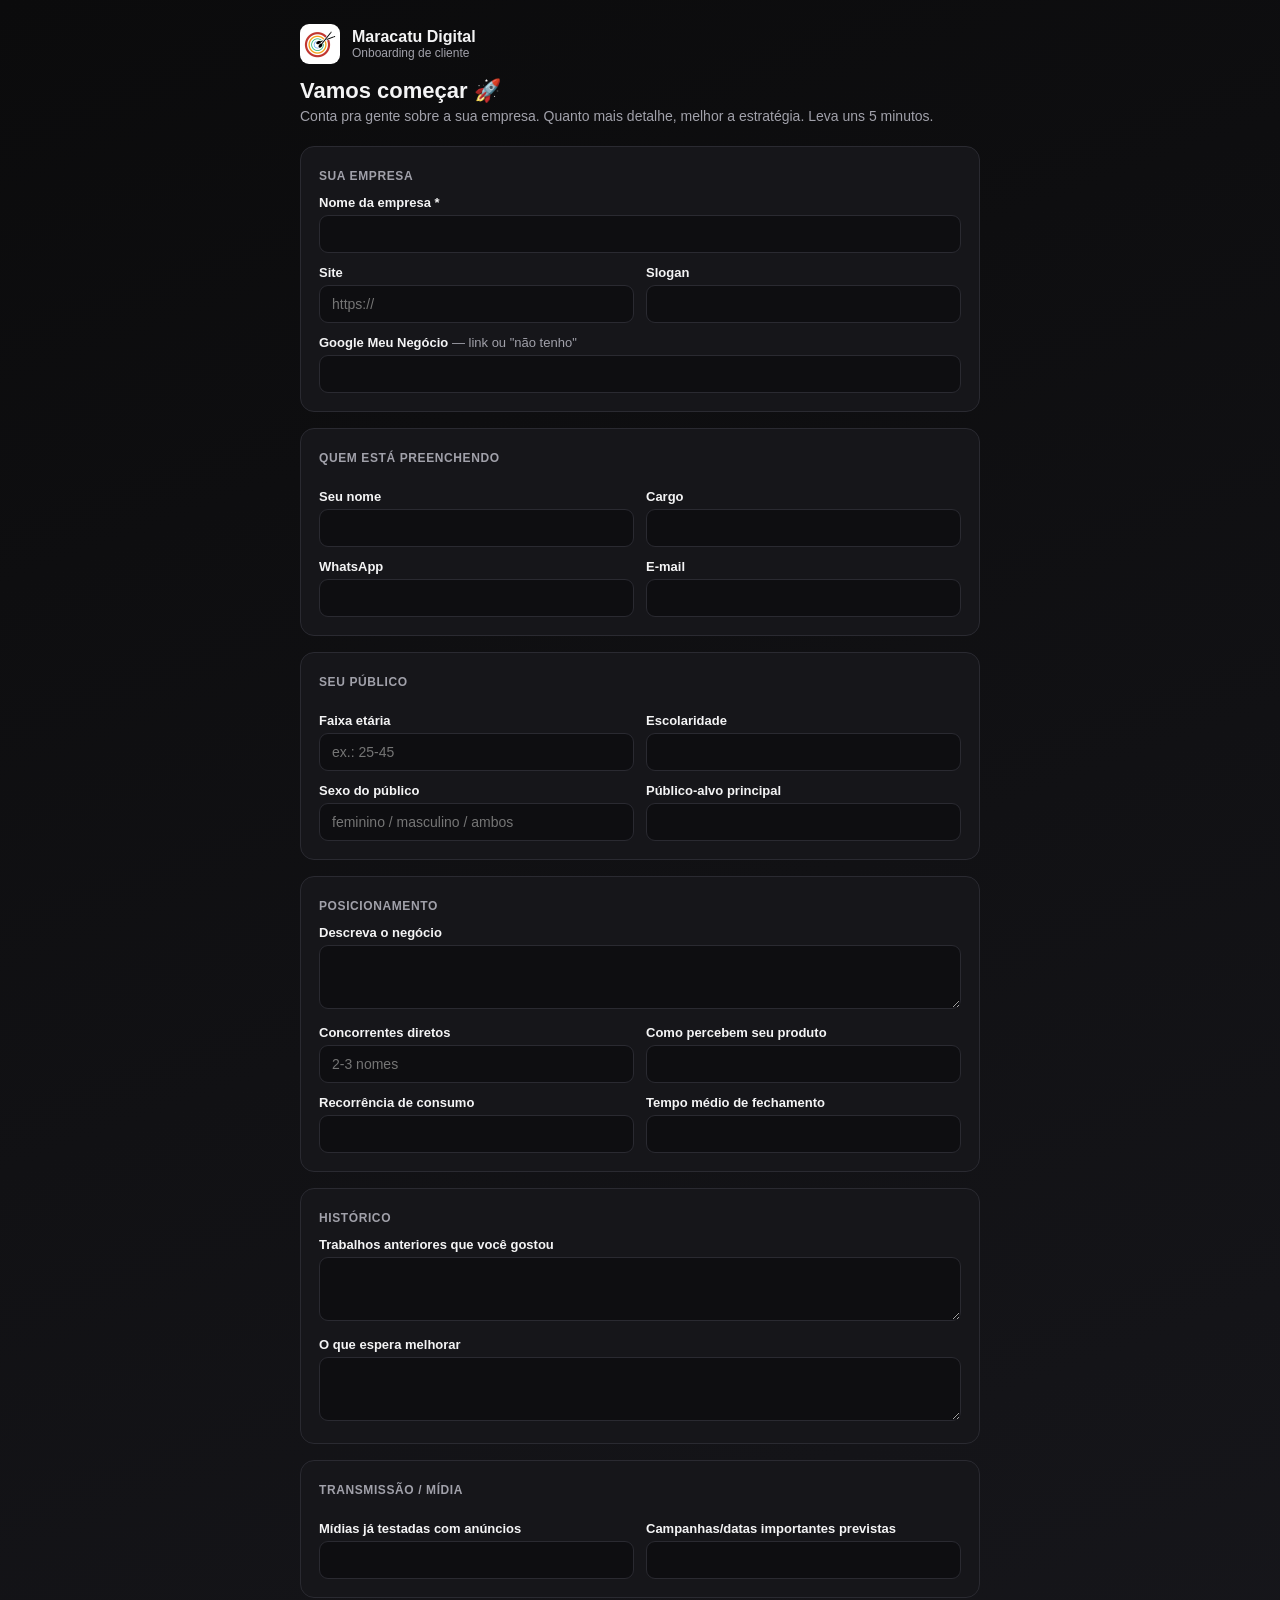
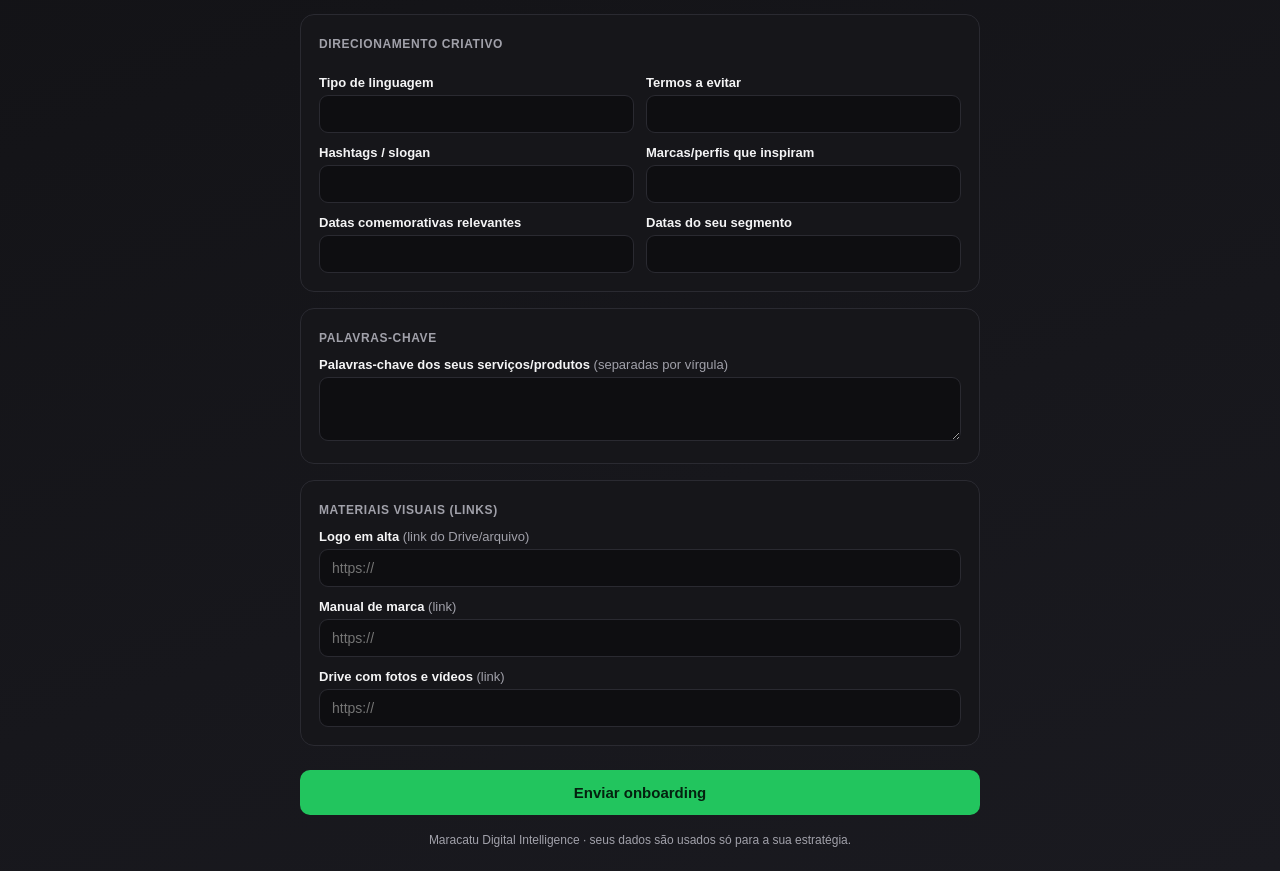
<file: onboarding.html>
<!DOCTYPE html>
<html lang="pt-BR">
<head>
  <meta charset="UTF-8">
  <meta name="viewport" content="width=device-width, initial-scale=1.0">
  <title>Onboarding — Maracatu Digital</title>
  <link rel="icon" href="assets/favicon.png?v=6">
  <style>
    :root{ --bg:#0b0b0c; --card:#16161a; --line:#2a2a31; --txt:#f4f4f5; --txt2:#a1a1aa; --accent:#22c55e; --accent2:#3b82f6; }
    *{ box-sizing:border-box }
    body{ margin:0; font-family:-apple-system,BlinkMacSystemFont,'Segoe UI',Inter,sans-serif; background:linear-gradient(160deg,#0b0b0c,#1a1a20); color:var(--txt); padding:24px 16px; }
    .wrap{ max-width:680px; margin:0 auto; }
    .head{ display:flex; align-items:center; gap:12px; margin-bottom:6px; }
    .head img{ width:40px; height:40px; border-radius:9px; background:#fff; padding:4px; }
    h1{ font-size:22px; margin:14px 0 4px; }
    .sub{ color:var(--txt2); font-size:14px; margin-bottom:22px; }
    .card{ background:var(--card); border:1px solid var(--line); border-radius:14px; padding:18px; margin-bottom:16px; }
    .sec{ font-size:12px; font-weight:800; letter-spacing:.6px; text-transform:uppercase; color:var(--txt2); margin:4px 0 12px; }
    label{ display:block; font-size:13px; font-weight:600; margin:12px 0 5px; }
    label .opt{ color:var(--txt2); font-weight:400; }
    input,textarea,select{ width:100%; background:#0e0e11; border:1px solid var(--line); color:var(--txt); border-radius:9px; padding:10px 12px; font-size:14px; font-family:inherit; }
    input:focus,textarea:focus,select:focus{ outline:none; border-color:var(--accent2); }
    textarea{ min-height:64px; resize:vertical; }
    .row{ display:grid; grid-template-columns:1fr 1fr; gap:12px; }
    @media(max-width:560px){ .row{ grid-template-columns:1fr } }
    .hp{ position:absolute; left:-9999px; }
    button{ width:100%; background:var(--accent); color:#04210f; border:0; border-radius:10px; padding:14px; font-size:15px; font-weight:800; cursor:pointer; margin-top:8px; }
    button:disabled{ opacity:.6; cursor:default; }
    .ok{ text-align:center; padding:50px 20px; }
    .ok .big{ font-size:46px; }
    .err{ color:#f87171; font-size:13px; margin-top:10px; text-align:center; }
    .foot{ text-align:center; color:var(--txt2); font-size:12px; margin-top:18px; }
  </style>
</head>
<body>
  <div class="wrap">
    <div class="head">
      <img src="assets/icon.png?v=6" alt="Maracatu Digital">
      <div><div style="font-weight:800">Maracatu Digital</div><div style="font-size:12px;color:var(--txt2)">Onboarding de cliente</div></div>
    </div>

    <div id="form">
      <h1>Vamos começar 🚀</h1>
      <div class="sub">Conta pra gente sobre a sua empresa. Quanto mais detalhe, melhor a estratégia. Leva uns 5 minutos.</div>

      <div class="card">
        <div class="sec">Sua empresa</div>
        <label>Nome da empresa *</label><input id="empresa" required>
        <div class="row">
          <div><label>Site</label><input id="site" placeholder="https://"></div>
          <div><label>Slogan</label><input id="slogan"></div>
        </div>
        <label>Google Meu Negócio <span class="opt">— link ou "não tenho"</span></label><input id="gmn">
      </div>

      <div class="card">
        <div class="sec">Quem está preenchendo</div>
        <div class="row">
          <div><label>Seu nome</label><input id="r_nome"></div>
          <div><label>Cargo</label><input id="r_cargo"></div>
        </div>
        <div class="row">
          <div><label>WhatsApp</label><input id="r_whatsapp"></div>
          <div><label>E-mail</label><input id="r_email" type="email"></div>
        </div>
      </div>

      <div class="card">
        <div class="sec">Seu público</div>
        <div class="row">
          <div><label>Faixa etária</label><input id="p_faixa" placeholder="ex.: 25-45"></div>
          <div><label>Escolaridade</label><input id="p_escol"></div>
        </div>
        <div class="row">
          <div><label>Sexo do público</label><input id="p_sexo" placeholder="feminino / masculino / ambos"></div>
          <div><label>Público-alvo principal</label><input id="p_alvo"></div>
        </div>
      </div>

      <div class="card">
        <div class="sec">Posicionamento</div>
        <label>Descreva o negócio</label><textarea id="po_desc"></textarea>
        <div class="row">
          <div><label>Concorrentes diretos</label><input id="po_conc" placeholder="2-3 nomes"></div>
          <div><label>Como percebem seu produto</label><input id="po_perc"></div>
        </div>
        <div class="row">
          <div><label>Recorrência de consumo</label><input id="po_rec"></div>
          <div><label>Tempo médio de fechamento</label><input id="po_ciclo"></div>
        </div>
      </div>

      <div class="card">
        <div class="sec">Histórico</div>
        <label>Trabalhos anteriores que você gostou</label><textarea id="h_gostou"></textarea>
        <label>O que espera melhorar</label><textarea id="h_melhorar"></textarea>
      </div>

      <div class="card">
        <div class="sec">Transmissão / mídia</div>
        <div class="row">
          <div><label>Mídias já testadas com anúncios</label><input id="t_midias"></div>
          <div><label>Campanhas/datas importantes previstas</label><input id="t_camp"></div>
        </div>
      </div>

      <div class="card">
        <div class="sec">Direcionamento criativo</div>
        <div class="row">
          <div><label>Tipo de linguagem</label><input id="c_ling"></div>
          <div><label>Termos a evitar</label><input id="c_evitar"></div>
        </div>
        <div class="row">
          <div><label>Hashtags / slogan</label><input id="c_hash"></div>
          <div><label>Marcas/perfis que inspiram</label><input id="c_insp"></div>
        </div>
        <div class="row">
          <div><label>Datas comemorativas relevantes</label><input id="c_datas"></div>
          <div><label>Datas do seu segmento</label><input id="c_datasseg"></div>
        </div>
      </div>

      <div class="card">
        <div class="sec">Palavras-chave</div>
        <label>Palavras-chave dos seus serviços/produtos <span class="opt">(separadas por vírgula)</span></label><textarea id="palavras"></textarea>
      </div>

      <div class="card">
        <div class="sec">Materiais visuais (links)</div>
        <label>Logo em alta <span class="opt">(link do Drive/arquivo)</span></label><input id="a_logo" placeholder="https://">
        <label>Manual de marca <span class="opt">(link)</span></label><input id="a_manual" placeholder="https://">
        <label>Drive com fotos e vídeos <span class="opt">(link)</span></label><input id="a_drive" placeholder="https://">
      </div>

      <input class="hp" id="_gotcha" tabindex="-1" autocomplete="off" placeholder="não preencha">
      <button id="enviar" onclick="enviar()">Enviar onboarding</button>
      <div class="err" id="erro"></div>
      <div class="foot">Maracatu Digital Intelligence · seus dados são usados só para a sua estratégia.</div>
    </div>

    <div id="sucesso" class="ok" style="display:none">
      <div class="big">✅</div>
      <h1>Recebido! Obrigado.</h1>
      <div class="sub">Nossa equipe já vai analisar e em breve entra em contato. 🎉</div>
    </div>
  </div>

  <script>
    var API = 'https://som-backend-production-01d8.up.railway.app/api/onboarding';
    function v(id){ var e = document.getElementById(id); return e ? e.value.trim() : ''; }
    function enviar(){
      var empresa = v('empresa');
      if(!empresa){ document.getElementById('erro').textContent = 'Por favor, informe o nome da empresa.'; return; }
      var btn = document.getElementById('enviar'); btn.disabled = true; btn.textContent = 'Enviando…';
      document.getElementById('erro').textContent = '';
      var payload = {
        empresa: empresa, site: v('site'), slogan: v('slogan'), gmn: { acesso: v('gmn') },
        responsavel: { nome: v('r_nome'), cargo: v('r_cargo'), whatsapp: v('r_whatsapp'), email: v('r_email') },
        briefing: {
          publico: { faixaEtaria: v('p_faixa'), escolaridade: v('p_escol'), sexo: v('p_sexo'), alvo: v('p_alvo') },
          posicionamento: { descricao: v('po_desc'), concorrentes: v('po_conc'), percepcao: v('po_perc'), recorrencia: v('po_rec'), cicloVenda: v('po_ciclo') },
          historico: { gostou: v('h_gostou'), melhorar: v('h_melhorar') },
          transmissao: { midiasTestadas: v('t_midias'), campanhas: v('t_camp') },
          criativo: { linguagem: v('c_ling'), evitar: v('c_evitar'), hashtags: v('c_hash'), inspiracoes: v('c_insp'), datasComemorativas: v('c_datas'), datasSegmento: v('c_datasseg') },
          palavrasChave: v('palavras'),
          ativos: { logo: v('a_logo'), manual: v('a_manual'), drive: v('a_drive') }
        },
        _gotcha: v('_gotcha')
      };
      fetch(API, { method:'POST', headers:{ 'Content-Type':'application/json' }, body: JSON.stringify(payload) })
        .then(function(r){ if(!r.ok) throw new Error('falha'); return r.json(); })
        .then(function(){ document.getElementById('form').style.display='none'; document.getElementById('sucesso').style.display='block'; window.scrollTo(0,0); })
        .catch(function(){ btn.disabled=false; btn.textContent='Enviar onboarding'; document.getElementById('erro').textContent='Não consegui enviar agora. Tente de novo em instantes.'; });
    }
  </script>
</body>
</html>
</file>
